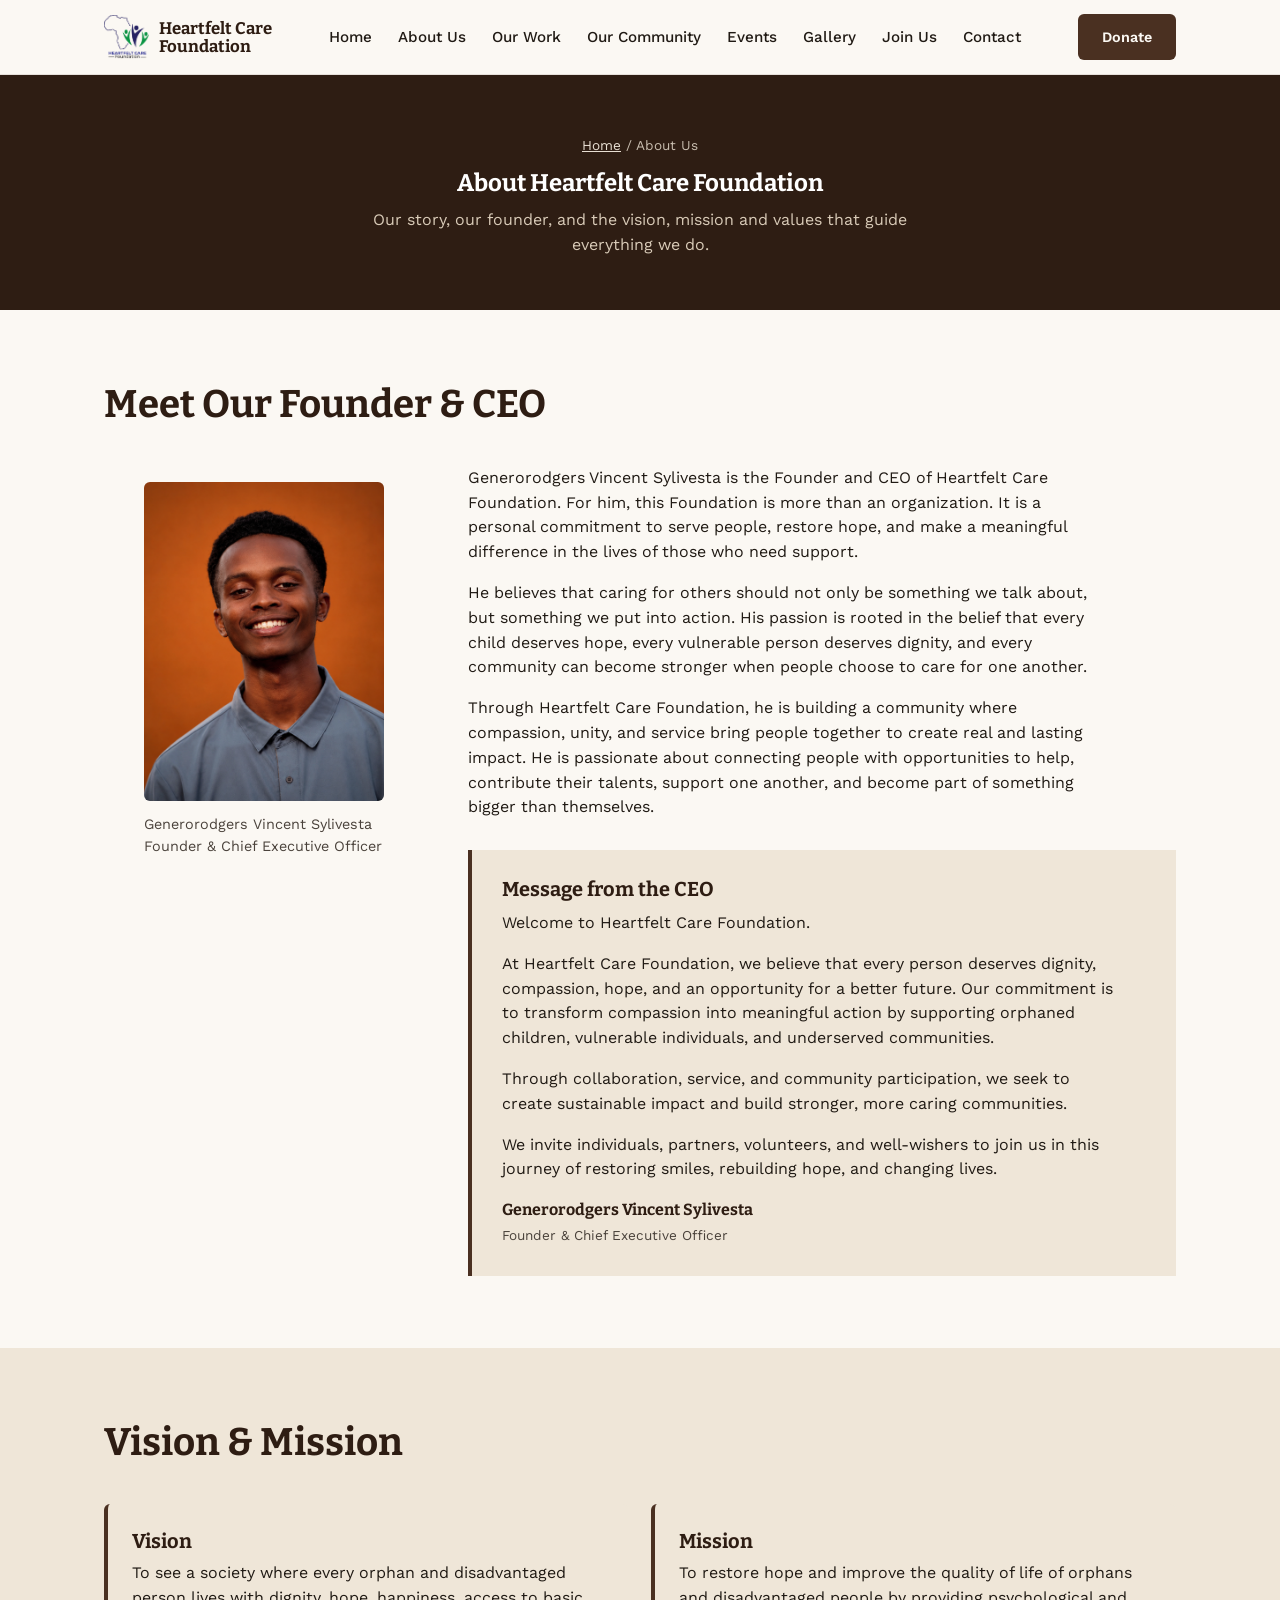
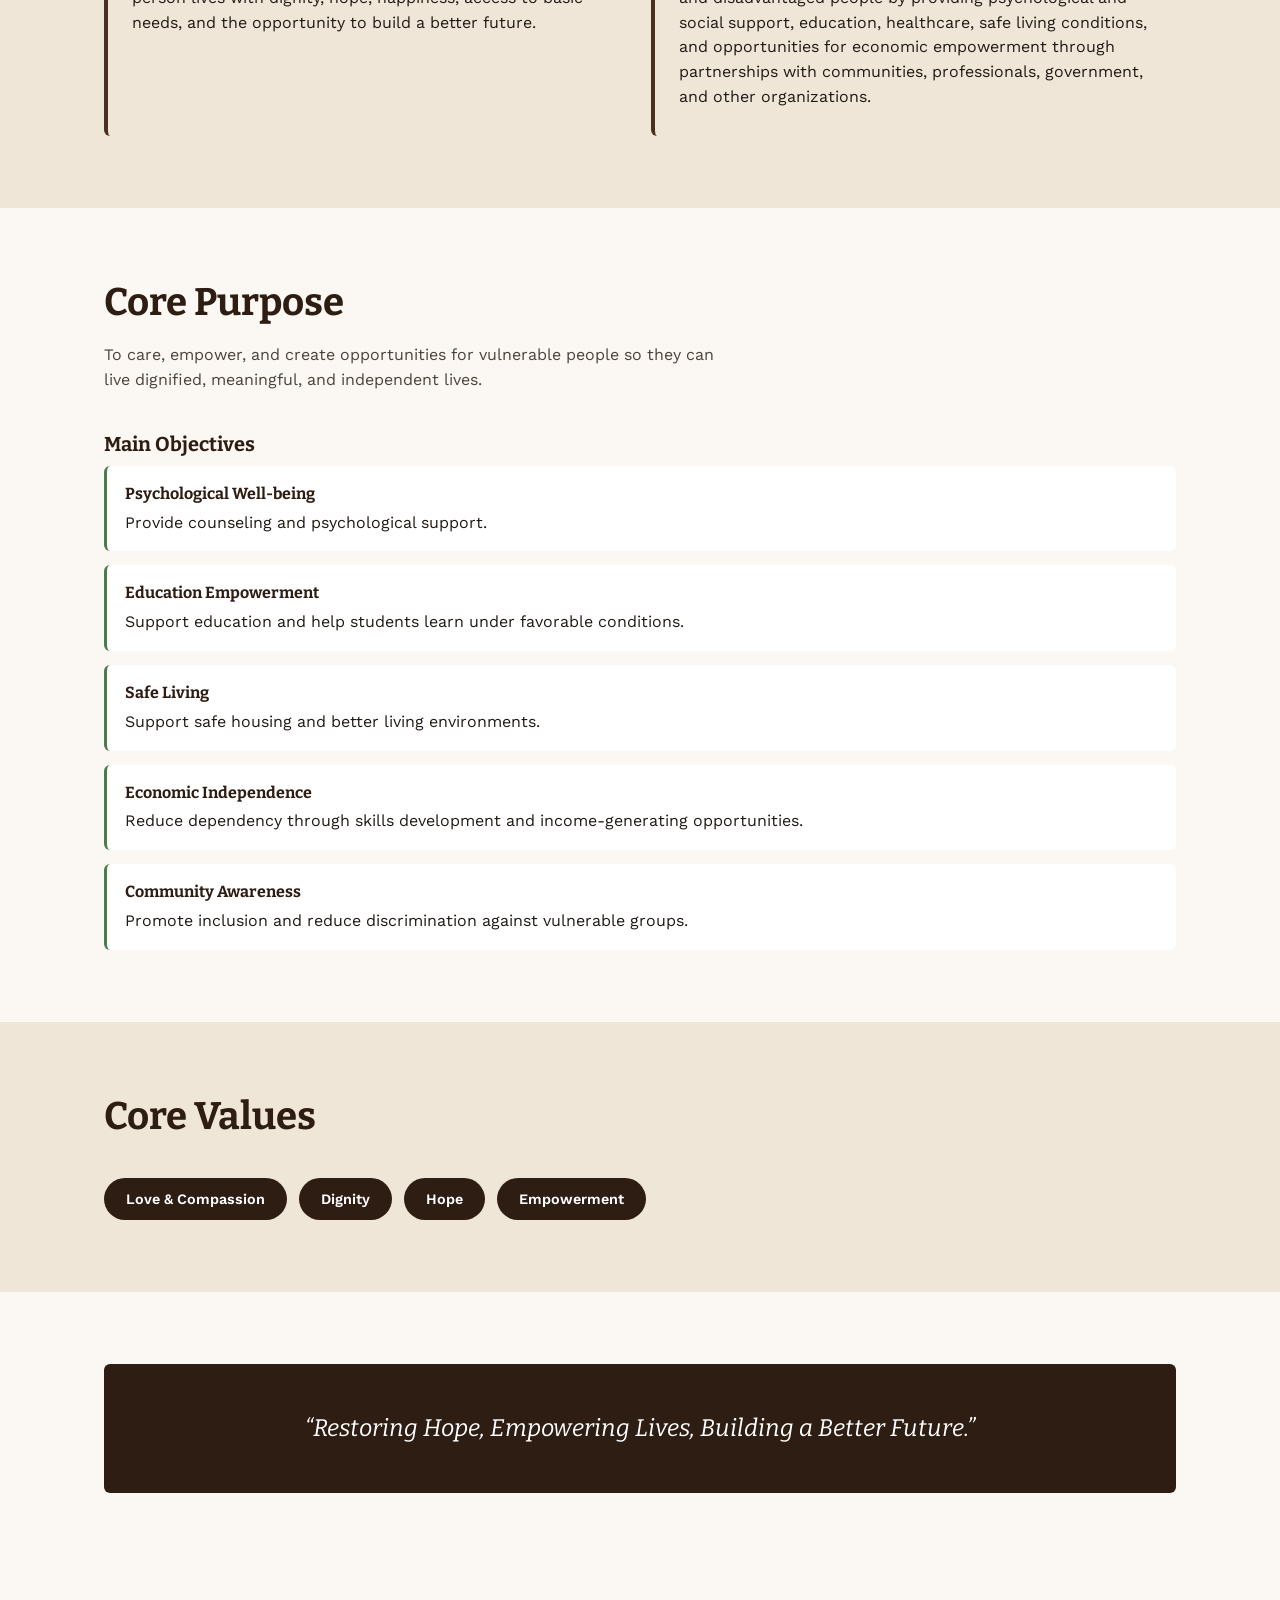
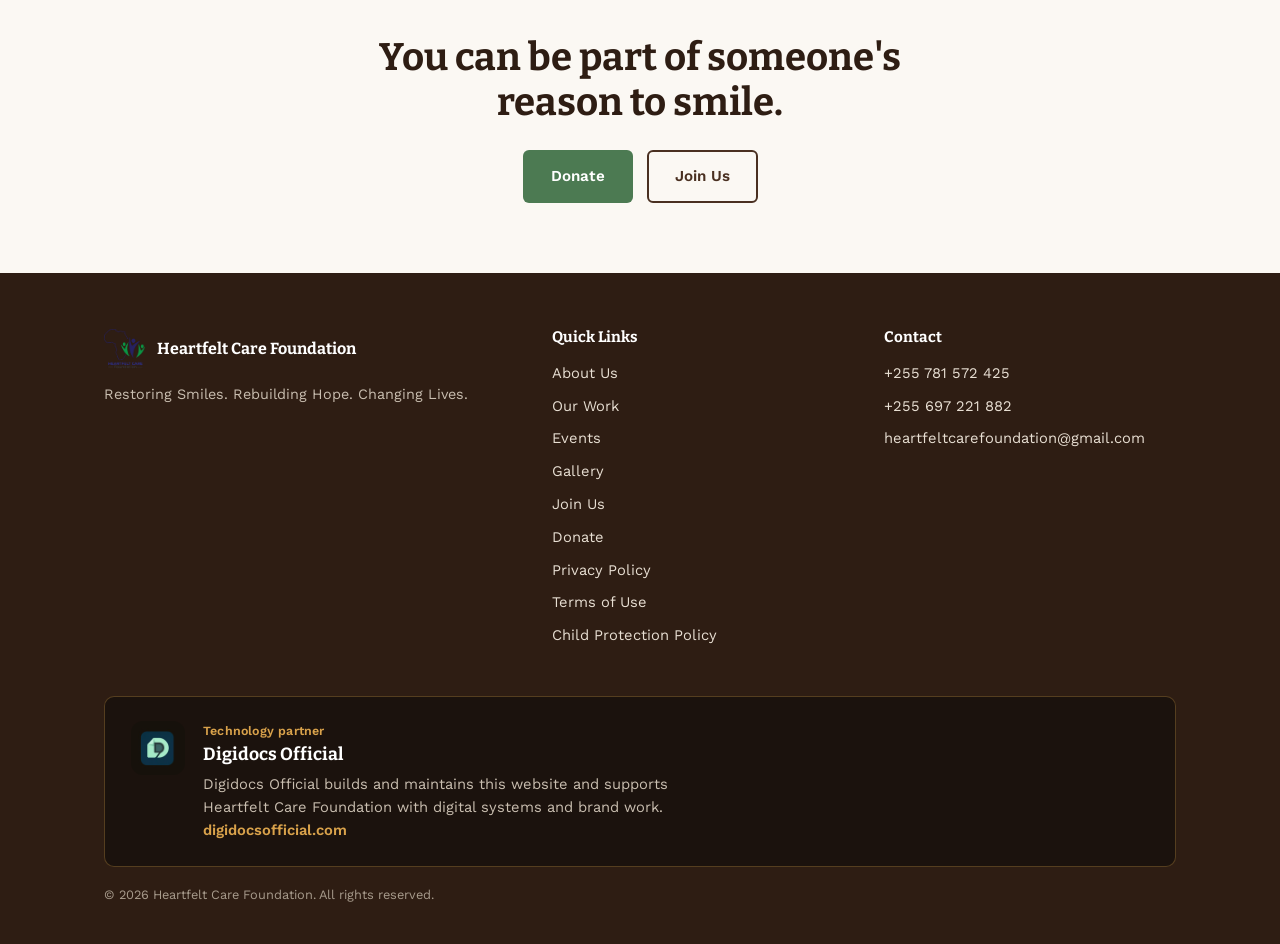
<file: about.html>
<!DOCTYPE html>
<html lang="en">
<head>
<meta charset="UTF-8">
<meta name="viewport" content="width=device-width, initial-scale=1.0">

<title>About Us | Heartfelt Care Foundation</title>
<meta name="description" content="Meet the founder of Heartfelt Care Foundation and learn our vision, mission, core purpose, objectives and values.">
<link rel="canonical" href="https://www.heartfeltcarefoundation.org/about.html">

<link rel="icon" type="image/x-icon" href="favicon.ico">
<link rel="icon" type="image/png" sizes="32x32" href="favicon-32x32.png">
<link rel="icon" type="image/png" sizes="16x16" href="favicon-16x16.png">
<link rel="apple-touch-icon" sizes="180x180" href="apple-touch-icon.png">
<link rel="icon" type="image/png" sizes="192x192" href="android-chrome-192x192.png">
<link rel="icon" type="image/png" sizes="512x512" href="android-chrome-512x512.png">
<link rel="manifest" href="site.webmanifest">
<meta name="theme-color" content="#4A3021">

<meta property="og:type" content="website">
<meta property="og:site_name" content="Heartfelt Care Foundation">
<meta property="og:title" content="About Us | Heartfelt Care Foundation">
<meta property="og:description" content="Meet the founder of Heartfelt Care Foundation and learn our vision, mission, core purpose, objectives and values.">
<meta property="og:image" content="https://www.heartfeltcarefoundation.org/ceo-generorodgers-portrait.png">
<meta property="og:url" content="https://www.heartfeltcarefoundation.org/about.html">
<meta name="twitter:card" content="summary_large_image">

<link rel="stylesheet" href="style.css">

</head>
<body>

<header class="site-header">
  <div class="nav-wrap">
    <a href="index.html" class="brand">
      <img src="heartfelt-care-logo.png" alt="Heartfelt Care Foundation logo">
      <span>Heartfelt Care<br>Foundation</span>
    </a>
    <ul class="nav-links">
      <li><a href="index.html">Home</a></li>
      <li><a href="about.html">About Us</a></li>
      <li><a href="our-work.html">Our Work</a></li>
      <li><a href="our-community.html">Our Community</a></li>
      <li><a href="events.html">Events</a></li>
      <li><a href="gallery.html">Gallery</a></li>
      <li><a href="join.html">Join Us</a></li>
      <li><a href="contact.html">Contact</a></li>
    </ul>
    <div class="nav-actions">
      <a href="donate.html" class="btn btn-donate">Donate</a>
      <button class="menu-toggle" aria-label="Toggle menu"><span></span><span></span><span></span></button>
    </div>
  </div>
</header>

<section class="page-hero">
  <div class="container">
    <p class="crumb"><a href="index.html">Home</a> / About Us</p>
    <h1>About Heartfelt Care Foundation</h1>
    <p>Our story, our founder, and the vision, mission and values that guide everything we do.</p>
  </div>
</section>

<!-- FOUNDER -->
<section class="section" id="founder">
  <div class="container">
    <div class="section-head">
      <h2>Meet Our Founder &amp; CEO</h2>
    </div>
    <div class="founder-grid">
      <figure class="founder-photo">
        <img src="ceo-generorodgers-portrait.png" alt="Generorodgers Vincent Sylivesta, Founder and CEO of Heartfelt Care Foundation">
        <figcaption>Generorodgers Vincent Sylivesta<br>Founder &amp; Chief Executive Officer</figcaption>
      </figure>
      <div>
        <p>Generorodgers Vincent Sylivesta is the Founder and CEO of Heartfelt Care Foundation. For him, this Foundation is more than an organization. It is a personal commitment to serve people, restore hope, and make a meaningful difference in the lives of those who need support.</p>
        <p>He believes that caring for others should not only be something we talk about, but something we put into action. His passion is rooted in the belief that every child deserves hope, every vulnerable person deserves dignity, and every community can become stronger when people choose to care for one another.</p>
        <p>Through Heartfelt Care Foundation, he is building a community where compassion, unity, and service bring people together to create real and lasting impact. He is passionate about connecting people with opportunities to help, contribute their talents, support one another, and become part of something bigger than themselves.</p>

        <div class="ceo-message">
          <h3>Message from the CEO</h3>
          <p>Welcome to Heartfelt Care Foundation.</p>
          <p>At Heartfelt Care Foundation, we believe that every person deserves dignity, compassion, hope, and an opportunity for a better future. Our commitment is to transform compassion into meaningful action by supporting orphaned children, vulnerable individuals, and underserved communities.</p>
          <p>Through collaboration, service, and community participation, we seek to create sustainable impact and build stronger, more caring communities.</p>
          <p>We invite individuals, partners, volunteers, and well-wishers to join us in this journey of restoring smiles, rebuilding hope, and changing lives.</p>
          <p class="signature">Generorodgers Vincent Sylivesta<br><span style="font-family:'Work Sans'; font-weight:400; font-size:0.85rem; color:var(--ink-soft);">Founder &amp; Chief Executive Officer</span></p>
        </div>
      </div>
    </div>
  </div>
</section>

<!-- VISION & MISSION -->
<section class="section section--sand" id="vision-mission">
  <div class="container">
    <div class="section-head">
      <h2>Vision &amp; Mission</h2>
    </div>
    <div class="pillars-grid">
      <div class="pillar-card">
        <h3>Vision</h3>
        <p>To see a society where every orphan and disadvantaged person lives with dignity, hope, happiness, access to basic needs, and the opportunity to build a better future.</p>
      </div>
      <div class="pillar-card">
        <h3>Mission</h3>
        <p>To restore hope and improve the quality of life of orphans and disadvantaged people by providing psychological and social support, education, healthcare, safe living conditions, and opportunities for economic empowerment through partnerships with communities, professionals, government, and other organizations.</p>
      </div>
    </div>
  </div>
</section>

<!-- CORE PURPOSE & OBJECTIVES -->
<section class="section" id="purpose-objectives">
  <div class="container">
    <div class="section-head">
      <h2>Core Purpose</h2>
      <p>To care, empower, and create opportunities for vulnerable people so they can live dignified, meaningful, and independent lives.</p>
    </div>

    <h3 style="margin-top:36px;">Main Objectives</h3>
    <ul class="objectives-list">
      <li><strong>Psychological Well-being</strong>Provide counseling and psychological support.</li>
      <li><strong>Education Empowerment</strong>Support education and help students learn under favorable conditions.</li>
      <li><strong>Safe Living</strong>Support safe housing and better living environments.</li>
      <li><strong>Economic Independence</strong>Reduce dependency through skills development and income-generating opportunities.</li>
      <li><strong>Community Awareness</strong>Promote inclusion and reduce discrimination against vulnerable groups.</li>
    </ul>
  </div>
</section>

<!-- CORE VALUES -->
<section class="section section--sand" id="values">
  <div class="container">
    <div class="section-head">
      <h2>Core Values</h2>
    </div>
    <div class="values-grid">
      <span class="value-chip">Love &amp; Compassion</span>
      <span class="value-chip">Dignity</span>
      <span class="value-chip">Hope</span>
      <span class="value-chip">Empowerment</span>
    </div>
  </div>
</section>

<!-- MOTTO -->
<section class="section" id="motto">
  <div class="container">
    <div class="motto-banner">
      <p>&ldquo;Restoring Hope, Empowering Lives, Building a Better Future.&rdquo;</p>
    </div>
  </div>
</section>

<!-- CTA -->
<section class="cta">
  <div class="container">
    <h2>You can be part of someone's reason to smile.</h2>
    <div class="hero-actions" style="justify-content:center;">
      <a href="donate.html" class="btn btn-primary">Donate</a>
      <a href="join.html" class="btn btn-outline" style="border-color:var(--brown); color:var(--brown);">Join Us</a>
    </div>
  </div>
</section>

<footer class="site-footer">
  <div class="container">
    <div class="footer-grid">
      <div>
        <div class="footer-brand">
          <img src="heartfelt-care-logo.png" alt="Heartfelt Care Foundation logo">
          <span>Heartfelt Care Foundation</span>
        </div>
        <p style="color:#C9BEB0; font-size:0.9rem;">Restoring Smiles. Rebuilding Hope. Changing Lives.</p>
      </div>
      <div>
        <h4>Quick Links</h4>
        <ul>
          <li><a href="about.html">About Us</a></li>
          <li><a href="our-work.html">Our Work</a></li>
          <li><a href="events.html">Events</a></li>
          <li><a href="gallery.html">Gallery</a></li>
          <li><a href="join.html">Join Us</a></li>
          <li><a href="donate.html">Donate</a></li>
          <li><a href="privacy-policy.html">Privacy Policy</a></li>
          <li><a href="terms-of-use.html">Terms of Use</a></li>
          <li><a href="child-protection-policy.html">Child Protection Policy</a></li>
        </ul>
      </div>
      <div>
        <h4>Contact</h4>
        <ul>
          <li><a href="tel:+255781572425">+255 781 572 425</a></li>
          <li><a href="tel:+255697221882">+255 697 221 882</a></li>
          <li><a href="mailto:heartfeltcarefoundation@gmail.com">heartfeltcarefoundation@gmail.com</a></li>
        </ul>
      </div>
    </div>
    <div class="partner-spotlight">
      <span class="icon-box"><img src="digidocs-official-logo.jpg" alt="Digidocs Official logo"></span>
      <div>
        <span class="label">Technology partner</span>
        <h4>Digidocs Official</h4>
        <p>Digidocs Official builds and maintains this website and supports Heartfelt Care Foundation with digital systems and brand work. <a href="https://www.digidocsofficial.com" target="_blank" rel="noopener">digidocsofficial.com</a></p>
      </div>
    </div>
    <p class="copyright">&copy; <span id="year"></span> Heartfelt Care Foundation. All rights reserved.</p>
  </div>
</footer>

<script src="script.js"></script>
</body>
</html>
</file>
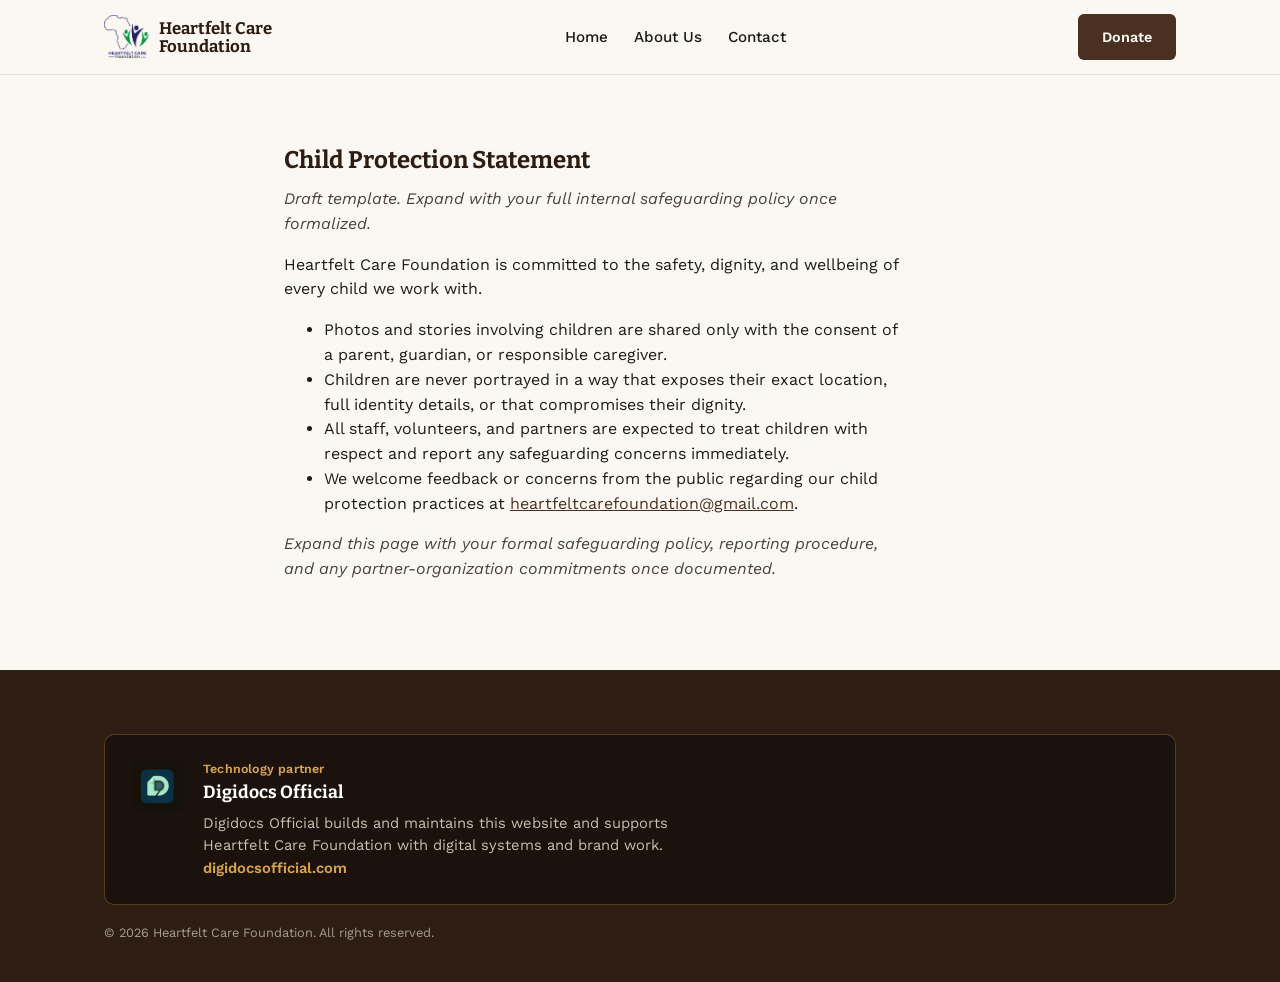
<file: child-protection-policy.html>
<!DOCTYPE html>
<html lang="en">
<head>
<meta charset="UTF-8">
<meta name="viewport" content="width=device-width, initial-scale=1.0">

<title>Child Protection Policy | Heartfelt Care Foundation</title>
<meta name="description" content="Heartfelt Care Foundation's commitment to the safety, dignity and protection of every child we work with.">
<link rel="canonical" href="https://www.heartfeltcarefoundation.org/child-protection-policy.html">

<link rel="icon" type="image/x-icon" href="favicon.ico">
<link rel="icon" type="image/png" sizes="32x32" href="favicon-32x32.png">
<link rel="icon" type="image/png" sizes="16x16" href="favicon-16x16.png">
<link rel="apple-touch-icon" sizes="180x180" href="apple-touch-icon.png">
<link rel="icon" type="image/png" sizes="192x192" href="android-chrome-192x192.png">
<link rel="icon" type="image/png" sizes="512x512" href="android-chrome-512x512.png">
<link rel="manifest" href="site.webmanifest">
<meta name="theme-color" content="#4A3021">

<meta property="og:type" content="website">
<meta property="og:site_name" content="Heartfelt Care Foundation">
<meta property="og:title" content="Child Protection Policy | Heartfelt Care Foundation">
<meta property="og:description" content="Heartfelt Care Foundation's commitment to the safety, dignity and protection of every child we work with.">
<meta property="og:image" content="https://www.heartfeltcarefoundation.org/heartfelt-care-logo.png">
<meta property="og:url" content="https://www.heartfeltcarefoundation.org/child-protection-policy.html">
<meta name="twitter:card" content="summary_large_image">

<link rel="stylesheet" href="style.css">

</head>
<body>

<header class="site-header">
  <div class="nav-wrap">
    <a href="index.html" class="brand">
      <img src="heartfelt-care-logo.png" alt="Heartfelt Care Foundation logo">
      <span>Heartfelt Care<br>Foundation</span>
    </a>
    <ul class="nav-links">
      <li><a href="index.html">Home</a></li>
      <li><a href="about.html">About Us</a></li>
      <li><a href="contact.html">Contact</a></li>
    </ul>
    <div class="nav-actions">
      <a href="donate.html" class="btn btn-donate">Donate</a>
    </div>
  </div>
</header>

<section class="section">
  <div class="container" style="max-width:760px;">
    <h1>Child Protection Statement</h1>
    <p style="color:var(--ink-soft); font-style:italic;">Draft template. Expand with your full internal safeguarding policy once formalized.</p>

    <p>Heartfelt Care Foundation is committed to the safety, dignity, and wellbeing of every child we work with.</p>

    <ul style="max-width:62ch;">
      <li>Photos and stories involving children are shared only with the consent of a parent, guardian, or responsible caregiver.</li>
      <li>Children are never portrayed in a way that exposes their exact location, full identity details, or that compromises their dignity.</li>
      <li>All staff, volunteers, and partners are expected to treat children with respect and report any safeguarding concerns immediately.</li>
      <li>We welcome feedback or concerns from the public regarding our child protection practices at <a href="mailto:heartfeltcarefoundation@gmail.com">heartfeltcarefoundation@gmail.com</a>.</li>
    </ul>

    <p style="color:var(--ink-soft); font-style:italic;">Expand this page with your formal safeguarding policy, reporting procedure, and any partner-organization commitments once documented.</p>
  </div>
</section>

<footer class="site-footer">
  <div class="container">
    <div class="partner-spotlight">
      <span class="icon-box"><img src="digidocs-official-logo.jpg" alt="Digidocs Official logo"></span>
      <div>
        <span class="label">Technology partner</span>
        <h4>Digidocs Official</h4>
        <p>Digidocs Official builds and maintains this website and supports Heartfelt Care Foundation with digital systems and brand work. <a href="https://www.digidocsofficial.com" target="_blank" rel="noopener">digidocsofficial.com</a></p>
      </div>
    </div>
    <p class="copyright">&copy; <span id="year"></span> Heartfelt Care Foundation. All rights reserved.</p>
  </div>
</footer>

<script src="script.js"></script>
</body>
</html>
</file>
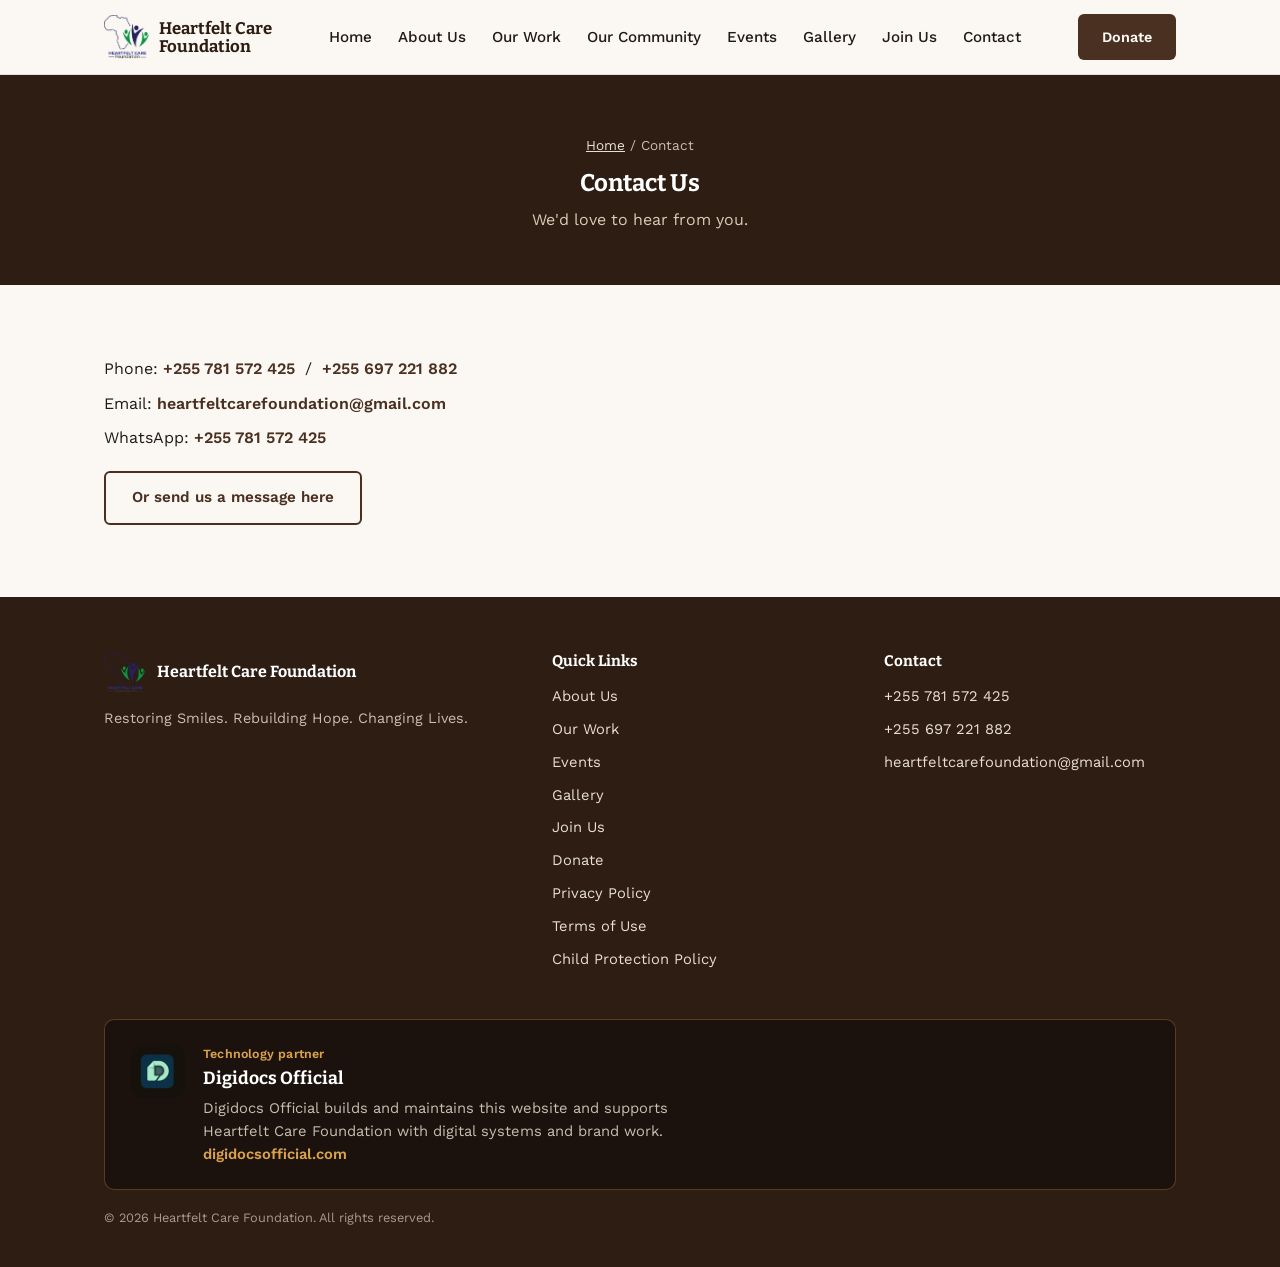
<file: contact.html>
<!DOCTYPE html>
<html lang="en">
<head>
<meta charset="UTF-8">
<meta name="viewport" content="width=device-width, initial-scale=1.0">

<title>Contact | Heartfelt Care Foundation</title>
<meta name="description" content="Get in touch with Heartfelt Care Foundation by phone, email or WhatsApp.">
<link rel="canonical" href="https://www.heartfeltcarefoundation.org/contact.html">

<link rel="icon" type="image/x-icon" href="favicon.ico">
<link rel="icon" type="image/png" sizes="32x32" href="favicon-32x32.png">
<link rel="icon" type="image/png" sizes="16x16" href="favicon-16x16.png">
<link rel="apple-touch-icon" sizes="180x180" href="apple-touch-icon.png">
<link rel="icon" type="image/png" sizes="192x192" href="android-chrome-192x192.png">
<link rel="icon" type="image/png" sizes="512x512" href="android-chrome-512x512.png">
<link rel="manifest" href="site.webmanifest">
<meta name="theme-color" content="#4A3021">

<meta property="og:type" content="website">
<meta property="og:site_name" content="Heartfelt Care Foundation">
<meta property="og:title" content="Contact | Heartfelt Care Foundation">
<meta property="og:description" content="Get in touch with Heartfelt Care Foundation by phone, email or WhatsApp.">
<meta property="og:image" content="https://www.heartfeltcarefoundation.org/gallery-01.jpg">
<meta property="og:url" content="https://www.heartfeltcarefoundation.org/contact.html">
<meta name="twitter:card" content="summary_large_image">

<link rel="stylesheet" href="style.css">

</head>
<body>

<header class="site-header">
  <div class="nav-wrap">
    <a href="index.html" class="brand">
      <img src="heartfelt-care-logo.png" alt="Heartfelt Care Foundation logo">
      <span>Heartfelt Care<br>Foundation</span>
    </a>
    <ul class="nav-links">
      <li><a href="index.html">Home</a></li>
      <li><a href="about.html">About Us</a></li>
      <li><a href="our-work.html">Our Work</a></li>
      <li><a href="our-community.html">Our Community</a></li>
      <li><a href="events.html">Events</a></li>
      <li><a href="gallery.html">Gallery</a></li>
      <li><a href="join.html">Join Us</a></li>
      <li><a href="contact.html">Contact</a></li>
    </ul>
    <div class="nav-actions">
      <a href="donate.html" class="btn btn-donate">Donate</a>
      <button class="menu-toggle" aria-label="Toggle menu"><span></span><span></span><span></span></button>
    </div>
  </div>
</header>

<section class="page-hero">
  <div class="container">
    <p class="crumb"><a href="index.html">Home</a> / Contact</p>
    <h1>Contact Us</h1>
    <p>We'd love to hear from you.</p>
  </div>
</section>

<section class="section">
  <div class="container">
    <ul class="contact-list">
      <li>Phone: <a href="tel:+255781572425">+255 781 572 425</a> &nbsp;/&nbsp; <a href="tel:+255697221882">+255 697 221 882</a></li>
      <li>Email: <a href="mailto:heartfeltcarefoundation@gmail.com">heartfeltcarefoundation@gmail.com</a></li>
      <li>WhatsApp: <a href="https://wa.me/255781572425" target="_blank" rel="noopener">+255 781 572 425</a></li>
    </ul>
    <a href="join.html" class="btn btn-outline" style="color:var(--brown); border-color:var(--brown);">Or send us a message here</a>
  </div>
</section>

<footer class="site-footer">
  <div class="container">
    <div class="footer-grid">
      <div>
        <div class="footer-brand">
          <img src="heartfelt-care-logo.png" alt="Heartfelt Care Foundation logo">
          <span>Heartfelt Care Foundation</span>
        </div>
        <p style="color:#C9BEB0; font-size:0.9rem;">Restoring Smiles. Rebuilding Hope. Changing Lives.</p>
      </div>
      <div>
        <h4>Quick Links</h4>
        <ul>
          <li><a href="about.html">About Us</a></li>
          <li><a href="our-work.html">Our Work</a></li>
          <li><a href="events.html">Events</a></li>
          <li><a href="gallery.html">Gallery</a></li>
          <li><a href="join.html">Join Us</a></li>
          <li><a href="donate.html">Donate</a></li>
          <li><a href="privacy-policy.html">Privacy Policy</a></li>
          <li><a href="terms-of-use.html">Terms of Use</a></li>
          <li><a href="child-protection-policy.html">Child Protection Policy</a></li>
        </ul>
      </div>
      <div>
        <h4>Contact</h4>
        <ul>
          <li><a href="tel:+255781572425">+255 781 572 425</a></li>
          <li><a href="tel:+255697221882">+255 697 221 882</a></li>
          <li><a href="mailto:heartfeltcarefoundation@gmail.com">heartfeltcarefoundation@gmail.com</a></li>
        </ul>
      </div>
    </div>
    <div class="partner-spotlight">
      <span class="icon-box"><img src="digidocs-official-logo.jpg" alt="Digidocs Official logo"></span>
      <div>
        <span class="label">Technology partner</span>
        <h4>Digidocs Official</h4>
        <p>Digidocs Official builds and maintains this website and supports Heartfelt Care Foundation with digital systems and brand work. <a href="https://www.digidocsofficial.com" target="_blank" rel="noopener">digidocsofficial.com</a></p>
      </div>
    </div>
    <p class="copyright">&copy; <span id="year"></span> Heartfelt Care Foundation. All rights reserved.</p>
  </div>
</footer>

<script src="script.js"></script>
</body>
</html>
</file>
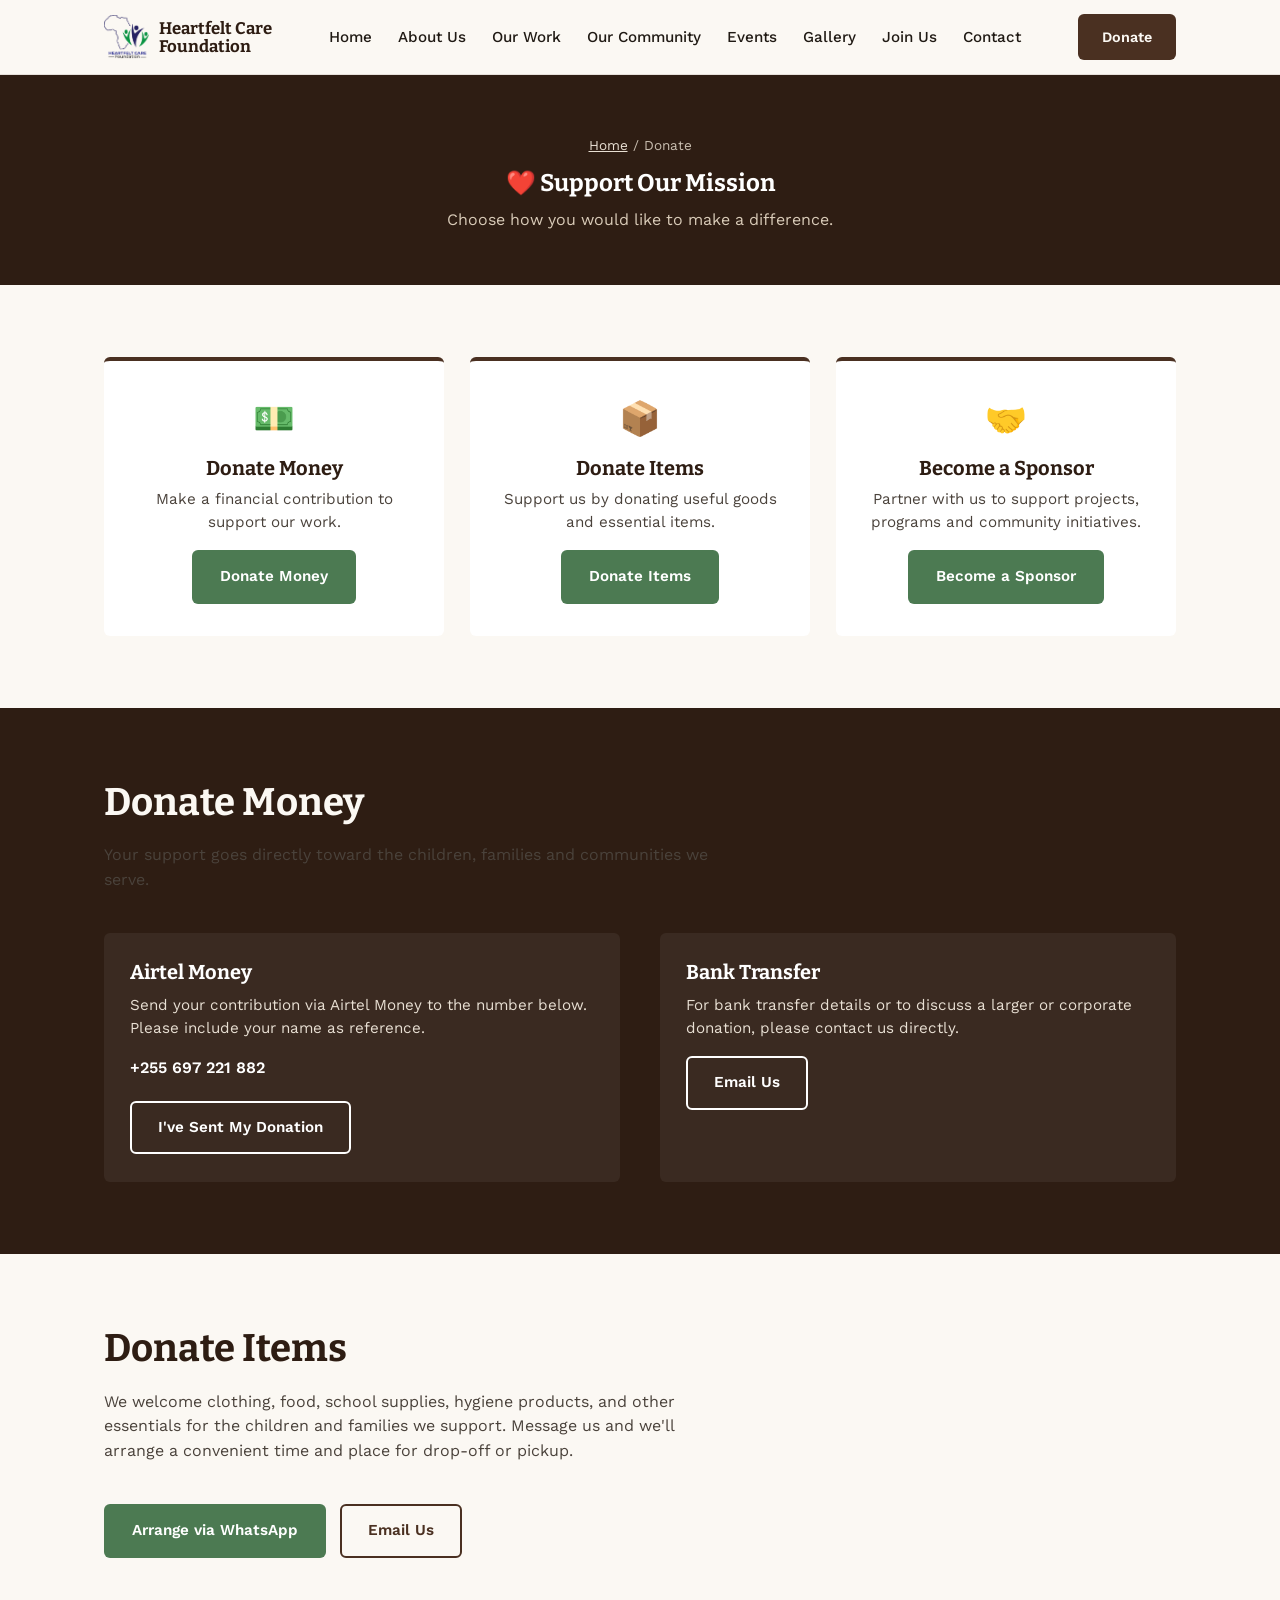
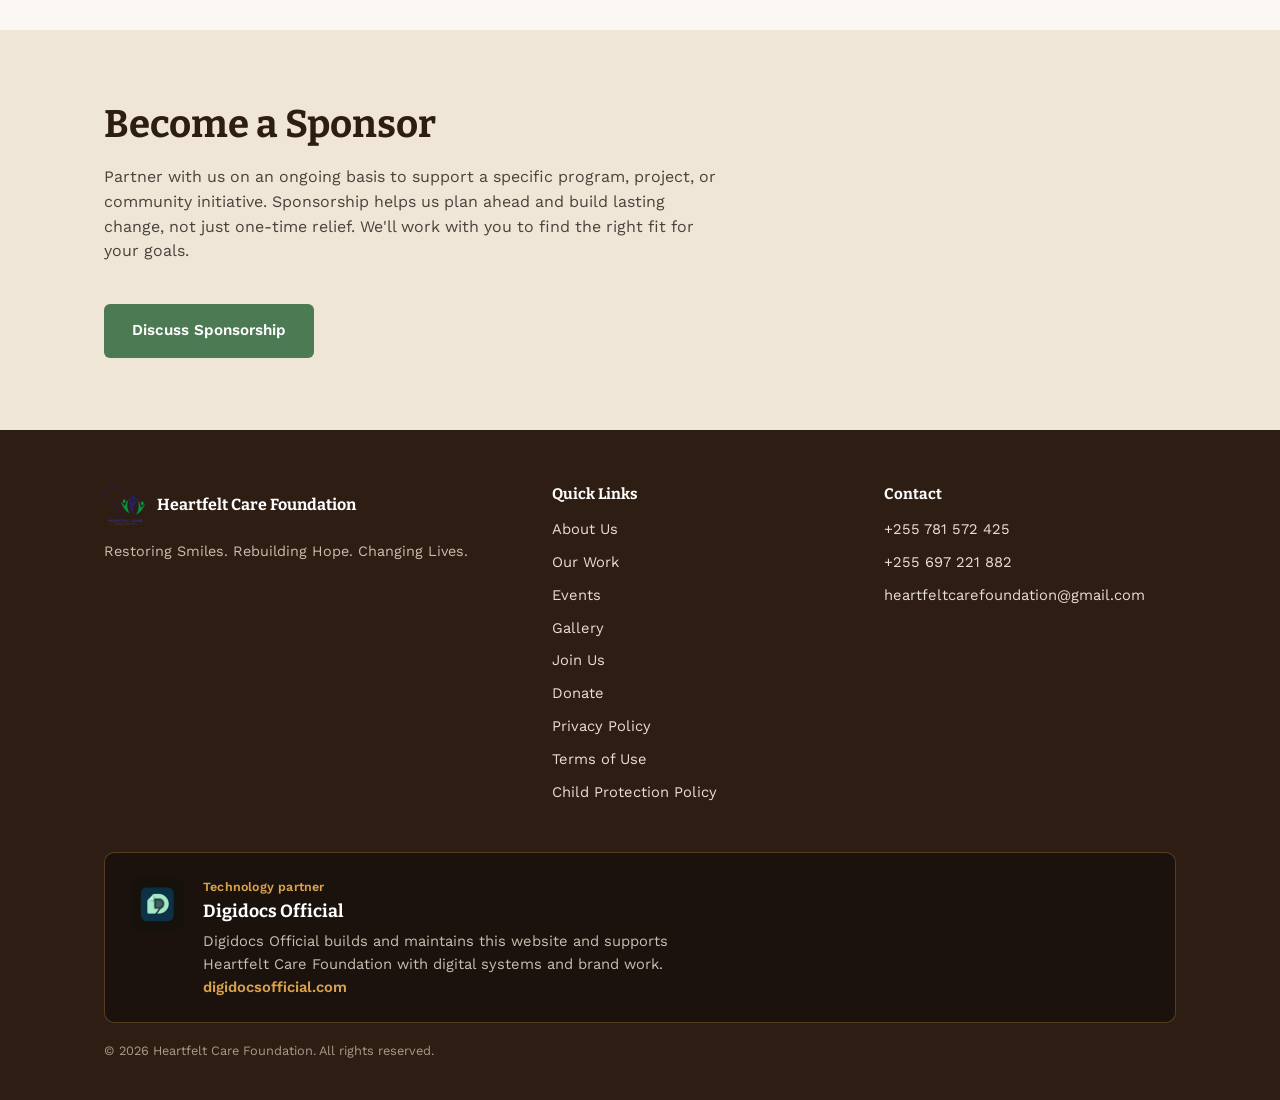
<file: donate.html>
<!DOCTYPE html>
<html lang="en">
<head>
<meta charset="UTF-8">
<meta name="viewport" content="width=device-width, initial-scale=1.0">

<title>Donate | Heartfelt Care Foundation</title>
<meta name="description" content="Support Heartfelt Care Foundation by donating money, items, or becoming a sponsor for our programs in Tanzania.">
<link rel="canonical" href="https://www.heartfeltcarefoundation.org/donate.html">

<link rel="icon" type="image/x-icon" href="favicon.ico">
<link rel="icon" type="image/png" sizes="32x32" href="favicon-32x32.png">
<link rel="icon" type="image/png" sizes="16x16" href="favicon-16x16.png">
<link rel="apple-touch-icon" sizes="180x180" href="apple-touch-icon.png">
<link rel="icon" type="image/png" sizes="192x192" href="android-chrome-192x192.png">
<link rel="icon" type="image/png" sizes="512x512" href="android-chrome-512x512.png">
<link rel="manifest" href="site.webmanifest">
<meta name="theme-color" content="#4A3021">

<meta property="og:type" content="website">
<meta property="og:site_name" content="Heartfelt Care Foundation">
<meta property="og:title" content="Donate | Heartfelt Care Foundation">
<meta property="og:description" content="Support Heartfelt Care Foundation by donating money, items, or becoming a sponsor for our programs in Tanzania.">
<meta property="og:image" content="https://www.heartfeltcarefoundation.org/gallery-01.jpg">
<meta property="og:url" content="https://www.heartfeltcarefoundation.org/donate.html">
<meta name="twitter:card" content="summary_large_image">

<link rel="stylesheet" href="style.css">

</head>
<body>

<header class="site-header">
  <div class="nav-wrap">
    <a href="index.html" class="brand">
      <img src="heartfelt-care-logo.png" alt="Heartfelt Care Foundation logo">
      <span>Heartfelt Care<br>Foundation</span>
    </a>
    <ul class="nav-links">
      <li><a href="index.html">Home</a></li>
      <li><a href="about.html">About Us</a></li>
      <li><a href="our-work.html">Our Work</a></li>
      <li><a href="our-community.html">Our Community</a></li>
      <li><a href="events.html">Events</a></li>
      <li><a href="gallery.html">Gallery</a></li>
      <li><a href="join.html">Join Us</a></li>
      <li><a href="contact.html">Contact</a></li>
    </ul>
    <div class="nav-actions">
      <a href="donate.html" class="btn btn-donate">Donate</a>
      <button class="menu-toggle" aria-label="Toggle menu"><span></span><span></span><span></span></button>
    </div>
  </div>
</header>

<section class="page-hero">
  <div class="container">
    <p class="crumb"><a href="index.html">Home</a> / Donate</p>
    <h1>❤️ Support Our Mission</h1>
    <p>Choose how you would like to make a difference.</p>
  </div>
</section>

<!-- THREE WAYS TO GIVE -->
<section class="section">
  <div class="container">
    <div class="donate-grid">
      <div class="donate-card">
        <div class="icon">💵</div>
        <h3>Donate Money</h3>
        <p>Make a financial contribution to support our work.</p>
        <a href="#give-money" class="btn btn-primary">Donate Money</a>
      </div>
      <div class="donate-card">
        <div class="icon">📦</div>
        <h3>Donate Items</h3>
        <p>Support us by donating useful goods and essential items.</p>
        <a href="#give-items" class="btn btn-primary">Donate Items</a>
      </div>
      <div class="donate-card">
        <div class="icon">🤝</div>
        <h3>Become a Sponsor</h3>
        <p>Partner with us to support projects, programs and community initiatives.</p>
        <a href="#sponsor" class="btn btn-primary">Become a Sponsor</a>
      </div>
    </div>
  </div>
</section>

<!-- DONATE MONEY DETAIL -->
<section class="section section--brown give-detail" id="give-money">
  <div class="container">
    <div class="section-head">
      <h2>Donate Money</h2>
      <p>Your support goes directly toward the children, families and communities we serve.</p>
    </div>
    <div class="join-grid">
      <div class="panel" style="background:rgba(255,255,255,0.06); color:#fff;">
        <h3 style="color:#fff;">Airtel Money</h3>
        <p style="color:#E8DFD3;">Send your contribution via Airtel Money to the number below. Please include your name as reference.</p>
        <ul class="contact-list">
          <li><a href="tel:+255697221882" style="color:#fff;">+255 697 221 882</a></li>
        </ul>
        <a href="thank-you.html" class="btn btn-outline" style="color:#fff;">I've Sent My Donation</a>
      </div>
      <div class="panel" style="background:rgba(255,255,255,0.06); color:#fff;">
        <h3 style="color:#fff;">Bank Transfer</h3>
        <p style="color:#E8DFD3;">For bank transfer details or to discuss a larger or corporate donation, please contact us directly.</p>
        <a href="mailto:heartfeltcarefoundation@gmail.com" class="btn btn-outline" style="color:#fff;">Email Us</a>
      </div>
    </div>
  </div>
</section>

<!-- DONATE ITEMS DETAIL -->
<section class="section give-detail" id="give-items">
  <div class="container">
    <div class="section-head">
      <h2>Donate Items</h2>
      <p>We welcome clothing, food, school supplies, hygiene products, and other essentials for the children and families we support. Message us and we'll arrange a convenient time and place for drop-off or pickup.</p>
    </div>
    <div class="hero-actions">
      <a href="https://wa.me/255781572425?text=Hi%2C%20I%27d%20like%20to%20donate%20some%20items%20to%20Heartfelt%20Care%20Foundation." target="_blank" rel="noopener" class="btn btn-primary">Arrange via WhatsApp</a>
      <a href="mailto:heartfeltcarefoundation@gmail.com?subject=Item%20Donation" class="btn btn-outline" style="color:var(--brown); border-color:var(--brown);">Email Us</a>
    </div>
  </div>
</section>

<!-- SPONSOR DETAIL -->
<section class="section section--sand give-detail" id="sponsor">
  <div class="container">
    <div class="section-head">
      <h2>Become a Sponsor</h2>
      <p>Partner with us on an ongoing basis to support a specific program, project, or community initiative. Sponsorship helps us plan ahead and build lasting change, not just one-time relief. We'll work with you to find the right fit for your goals.</p>
    </div>
    <div class="hero-actions">
      <a href="mailto:heartfeltcarefoundation@gmail.com?subject=Sponsorship%20Inquiry" class="btn btn-primary">Discuss Sponsorship</a>
    </div>
  </div>
</section>

<footer class="site-footer">
  <div class="container">
    <div class="footer-grid">
      <div>
        <div class="footer-brand">
          <img src="heartfelt-care-logo.png" alt="Heartfelt Care Foundation logo">
          <span>Heartfelt Care Foundation</span>
        </div>
        <p style="color:#C9BEB0; font-size:0.9rem;">Restoring Smiles. Rebuilding Hope. Changing Lives.</p>
      </div>
      <div>
        <h4>Quick Links</h4>
        <ul>
          <li><a href="about.html">About Us</a></li>
          <li><a href="our-work.html">Our Work</a></li>
          <li><a href="events.html">Events</a></li>
          <li><a href="gallery.html">Gallery</a></li>
          <li><a href="join.html">Join Us</a></li>
          <li><a href="donate.html">Donate</a></li>
          <li><a href="privacy-policy.html">Privacy Policy</a></li>
          <li><a href="terms-of-use.html">Terms of Use</a></li>
          <li><a href="child-protection-policy.html">Child Protection Policy</a></li>
        </ul>
      </div>
      <div>
        <h4>Contact</h4>
        <ul>
          <li><a href="tel:+255781572425">+255 781 572 425</a></li>
          <li><a href="tel:+255697221882">+255 697 221 882</a></li>
          <li><a href="mailto:heartfeltcarefoundation@gmail.com">heartfeltcarefoundation@gmail.com</a></li>
        </ul>
      </div>
    </div>
    <div class="partner-spotlight">
      <span class="icon-box"><img src="digidocs-official-logo.jpg" alt="Digidocs Official logo"></span>
      <div>
        <span class="label">Technology partner</span>
        <h4>Digidocs Official</h4>
        <p>Digidocs Official builds and maintains this website and supports Heartfelt Care Foundation with digital systems and brand work. <a href="https://www.digidocsofficial.com" target="_blank" rel="noopener">digidocsofficial.com</a></p>
      </div>
    </div>
    <p class="copyright">&copy; <span id="year"></span> Heartfelt Care Foundation. All rights reserved.</p>
  </div>
</footer>

<script src="script.js"></script>
</body>
</html>
</file>
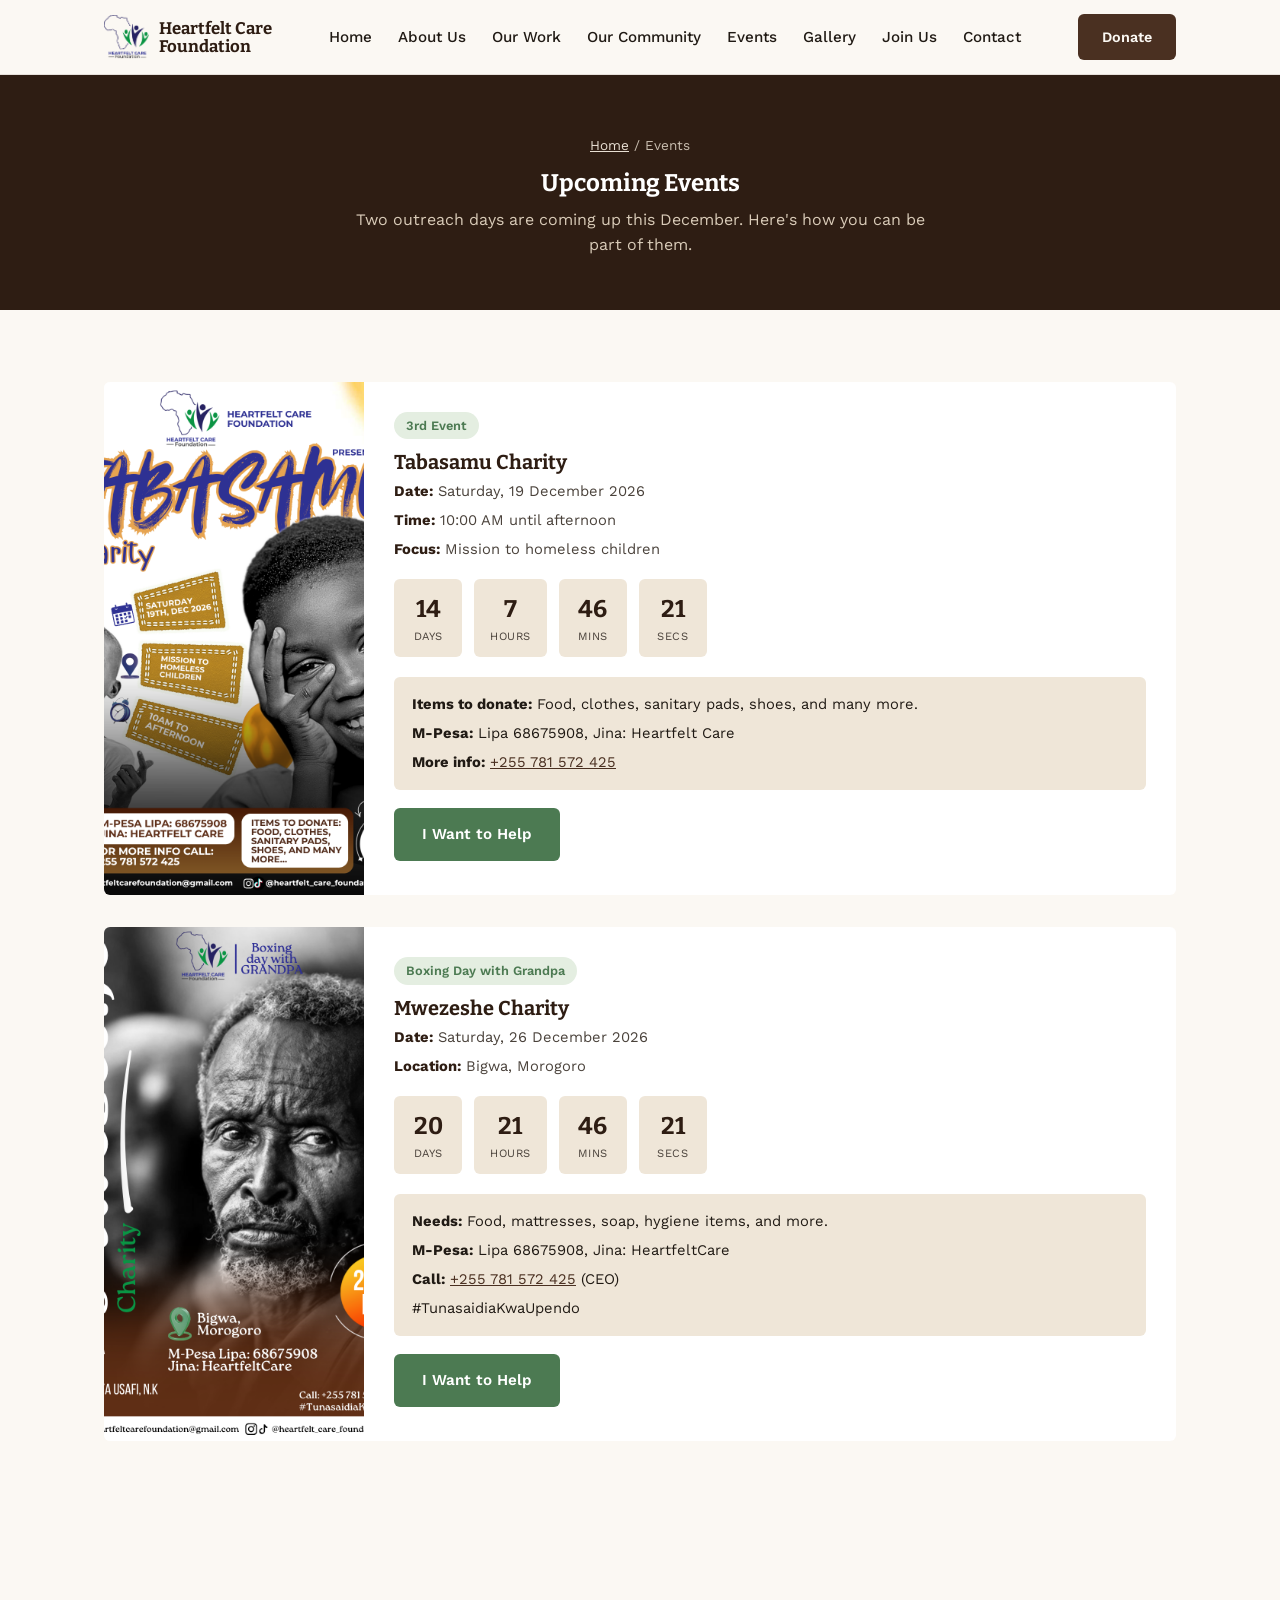
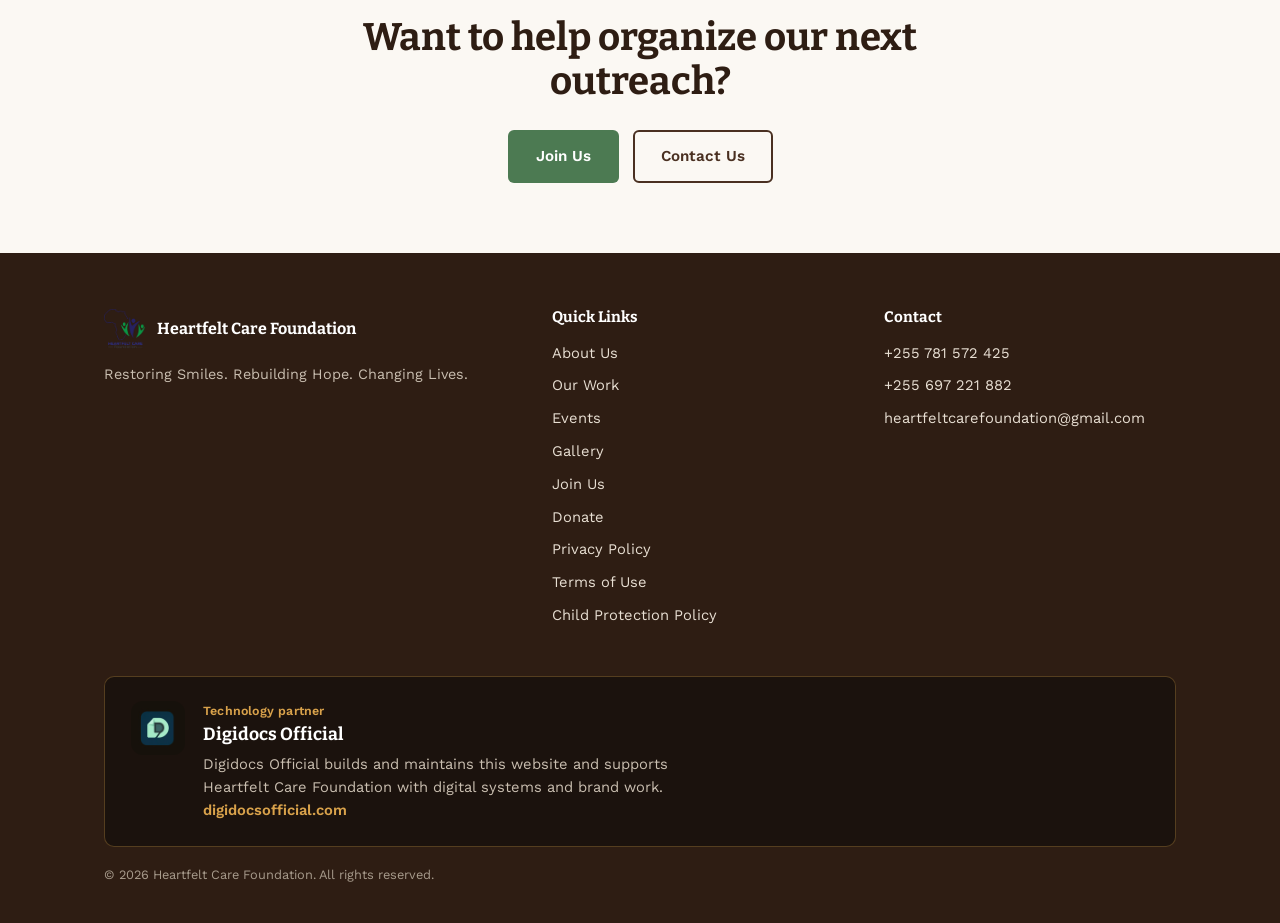
<file: events.html>
<!DOCTYPE html>
<html lang="en">
<head>
<meta charset="UTF-8">
<meta name="viewport" content="width=device-width, initial-scale=1.0">

<title>Events | Heartfelt Care Foundation</title>
<meta name="description" content="Upcoming outreach events from Heartfelt Care Foundation, including Tabasamu Charity and Mwezeshe Charity.">
<link rel="canonical" href="https://www.heartfeltcarefoundation.org/events.html">

<link rel="icon" type="image/x-icon" href="favicon.ico">
<link rel="icon" type="image/png" sizes="32x32" href="favicon-32x32.png">
<link rel="icon" type="image/png" sizes="16x16" href="favicon-16x16.png">
<link rel="apple-touch-icon" sizes="180x180" href="apple-touch-icon.png">
<link rel="icon" type="image/png" sizes="192x192" href="android-chrome-192x192.png">
<link rel="icon" type="image/png" sizes="512x512" href="android-chrome-512x512.png">
<link rel="manifest" href="site.webmanifest">
<meta name="theme-color" content="#4A3021">

<meta property="og:type" content="website">
<meta property="og:site_name" content="Heartfelt Care Foundation">
<meta property="og:title" content="Events | Heartfelt Care Foundation">
<meta property="og:description" content="Upcoming outreach events from Heartfelt Care Foundation, including Tabasamu Charity and Mwezeshe Charity.">
<meta property="og:image" content="https://www.heartfeltcarefoundation.org/tabasamu-charity.png">
<meta property="og:url" content="https://www.heartfeltcarefoundation.org/events.html">
<meta name="twitter:card" content="summary_large_image">

<link rel="stylesheet" href="style.css">

</head>
<body>

<header class="site-header">
  <div class="nav-wrap">
    <a href="index.html" class="brand">
      <img src="heartfelt-care-logo.png" alt="Heartfelt Care Foundation logo">
      <span>Heartfelt Care<br>Foundation</span>
    </a>
    <ul class="nav-links">
      <li><a href="index.html">Home</a></li>
      <li><a href="about.html">About Us</a></li>
      <li><a href="our-work.html">Our Work</a></li>
      <li><a href="our-community.html">Our Community</a></li>
      <li><a href="events.html">Events</a></li>
      <li><a href="gallery.html">Gallery</a></li>
      <li><a href="join.html">Join Us</a></li>
      <li><a href="contact.html">Contact</a></li>
    </ul>
    <div class="nav-actions">
      <a href="donate.html" class="btn btn-donate">Donate</a>
      <button class="menu-toggle" aria-label="Toggle menu"><span></span><span></span><span></span></button>
    </div>
  </div>
</header>

<section class="page-hero">
  <div class="container">
    <p class="crumb"><a href="index.html">Home</a> / Events</p>
    <h1>Upcoming Events</h1>
    <p>Two outreach days are coming up this December. Here's how you can be part of them.</p>
  </div>
</section>

<section class="section">
  <div class="container">

    <!-- TABASAMU CHARITY -->
    <div class="event-card-full">
      <img src="tabasamu-charity.png" alt="Tabasamu Charity event flyer, 19th December 2026">
      <div class="event-card-body">
        <span class="event-tag">3rd Event</span>
        <h3>Tabasamu Charity</h3>
        <ul class="event-meta">
          <li><strong>Date:</strong> Saturday, 19 December 2026</li>
          <li><strong>Time:</strong> 10:00 AM until afternoon</li>
          <li><strong>Focus:</strong> Mission to homeless children</li>
        </ul>

        <div class="countdown" data-event-date="2026-12-19T10:00:00+03:00">
          <div class="cd-unit"><span class="cd-num cd-days">0</span><span class="cd-label">Days</span></div>
          <div class="cd-unit"><span class="cd-num cd-hours">0</span><span class="cd-label">Hours</span></div>
          <div class="cd-unit"><span class="cd-num cd-mins">0</span><span class="cd-label">Mins</span></div>
          <div class="cd-unit"><span class="cd-num cd-secs">0</span><span class="cd-label">Secs</span></div>
        </div>

        <div class="event-give">
          <p><strong>Items to donate:</strong> Food, clothes, sanitary pads, shoes, and many more.</p>
          <p><strong>M-Pesa:</strong> Lipa 68675908, Jina: Heartfelt Care</p>
          <p><strong>More info:</strong> <a href="tel:+255781572425">+255 781 572 425</a></p>
        </div>

        <a href="https://wa.me/255781572425?text=Hi%2C%20I%27d%20like%20to%20support%20the%20Tabasamu%20Charity%20event%20on%2019th%20Dec." target="_blank" rel="noopener" class="btn btn-primary">I Want to Help</a>
      </div>
    </div>

    <!-- MWEZESHE CHARITY -->
    <div class="event-card-full">
      <img src="mwezeshe-charity.png" alt="Mwezeshe Charity event flyer, Boxing Day with Grandpa, 26th December">
      <div class="event-card-body">
        <span class="event-tag">Boxing Day with Grandpa</span>
        <h3>Mwezeshe Charity</h3>
        <ul class="event-meta">
          <li><strong>Date:</strong> Saturday, 26 December 2026</li>
          <li><strong>Location:</strong> Bigwa, Morogoro</li>
        </ul>

        <div class="countdown" data-event-date="2026-12-26T00:00:00+03:00">
          <div class="cd-unit"><span class="cd-num cd-days">0</span><span class="cd-label">Days</span></div>
          <div class="cd-unit"><span class="cd-num cd-hours">0</span><span class="cd-label">Hours</span></div>
          <div class="cd-unit"><span class="cd-num cd-mins">0</span><span class="cd-label">Mins</span></div>
          <div class="cd-unit"><span class="cd-num cd-secs">0</span><span class="cd-label">Secs</span></div>
        </div>

        <div class="event-give">
          <p><strong>Needs:</strong> Food, mattresses, soap, hygiene items, and more.</p>
          <p><strong>M-Pesa:</strong> Lipa 68675908, Jina: HeartfeltCare</p>
          <p><strong>Call:</strong> <a href="tel:+255781572425">+255 781 572 425</a> (CEO)</p>
          <p>#TunasaidiaKwaUpendo</p>
        </div>

        <a href="https://wa.me/255781572425?text=Hi%2C%20I%27d%20like%20to%20support%20the%20Mwezeshe%20Charity%20event%20on%2026th%20Dec." target="_blank" rel="noopener" class="btn btn-primary">I Want to Help</a>
      </div>
    </div>

  </div>
</section>

<section class="cta">
  <div class="container">
    <h2>Want to help organize our next outreach?</h2>
    <div class="hero-actions" style="justify-content:center;">
      <a href="join.html" class="btn btn-primary">Join Us</a>
      <a href="contact.html" class="btn btn-outline" style="border-color:var(--brown); color:var(--brown);">Contact Us</a>
    </div>
  </div>
</section>

<footer class="site-footer">
  <div class="container">
    <div class="footer-grid">
      <div>
        <div class="footer-brand">
          <img src="heartfelt-care-logo.png" alt="Heartfelt Care Foundation logo">
          <span>Heartfelt Care Foundation</span>
        </div>
        <p style="color:#C9BEB0; font-size:0.9rem;">Restoring Smiles. Rebuilding Hope. Changing Lives.</p>
      </div>
      <div>
        <h4>Quick Links</h4>
        <ul>
          <li><a href="about.html">About Us</a></li>
          <li><a href="our-work.html">Our Work</a></li>
          <li><a href="events.html">Events</a></li>
          <li><a href="gallery.html">Gallery</a></li>
          <li><a href="join.html">Join Us</a></li>
          <li><a href="donate.html">Donate</a></li>
          <li><a href="privacy-policy.html">Privacy Policy</a></li>
          <li><a href="terms-of-use.html">Terms of Use</a></li>
          <li><a href="child-protection-policy.html">Child Protection Policy</a></li>
        </ul>
      </div>
      <div>
        <h4>Contact</h4>
        <ul>
          <li><a href="tel:+255781572425">+255 781 572 425</a></li>
          <li><a href="tel:+255697221882">+255 697 221 882</a></li>
          <li><a href="mailto:heartfeltcarefoundation@gmail.com">heartfeltcarefoundation@gmail.com</a></li>
        </ul>
      </div>
    </div>

    <div class="partner-spotlight">
      <span class="icon-box"><img src="digidocs-official-logo.jpg" alt="Digidocs Official logo"></span>
      <div>
        <span class="label">Technology partner</span>
        <h4>Digidocs Official</h4>
        <p>Digidocs Official builds and maintains this website and supports Heartfelt Care Foundation with digital systems and brand work. <a href="https://www.digidocsofficial.com" target="_blank" rel="noopener">digidocsofficial.com</a></p>
      </div>
    </div>
    <p class="copyright">&copy; <span id="year"></span> Heartfelt Care Foundation. All rights reserved.</p>
  </div>
</footer>

<script src="script.js"></script>
</body>
</html>
</file>
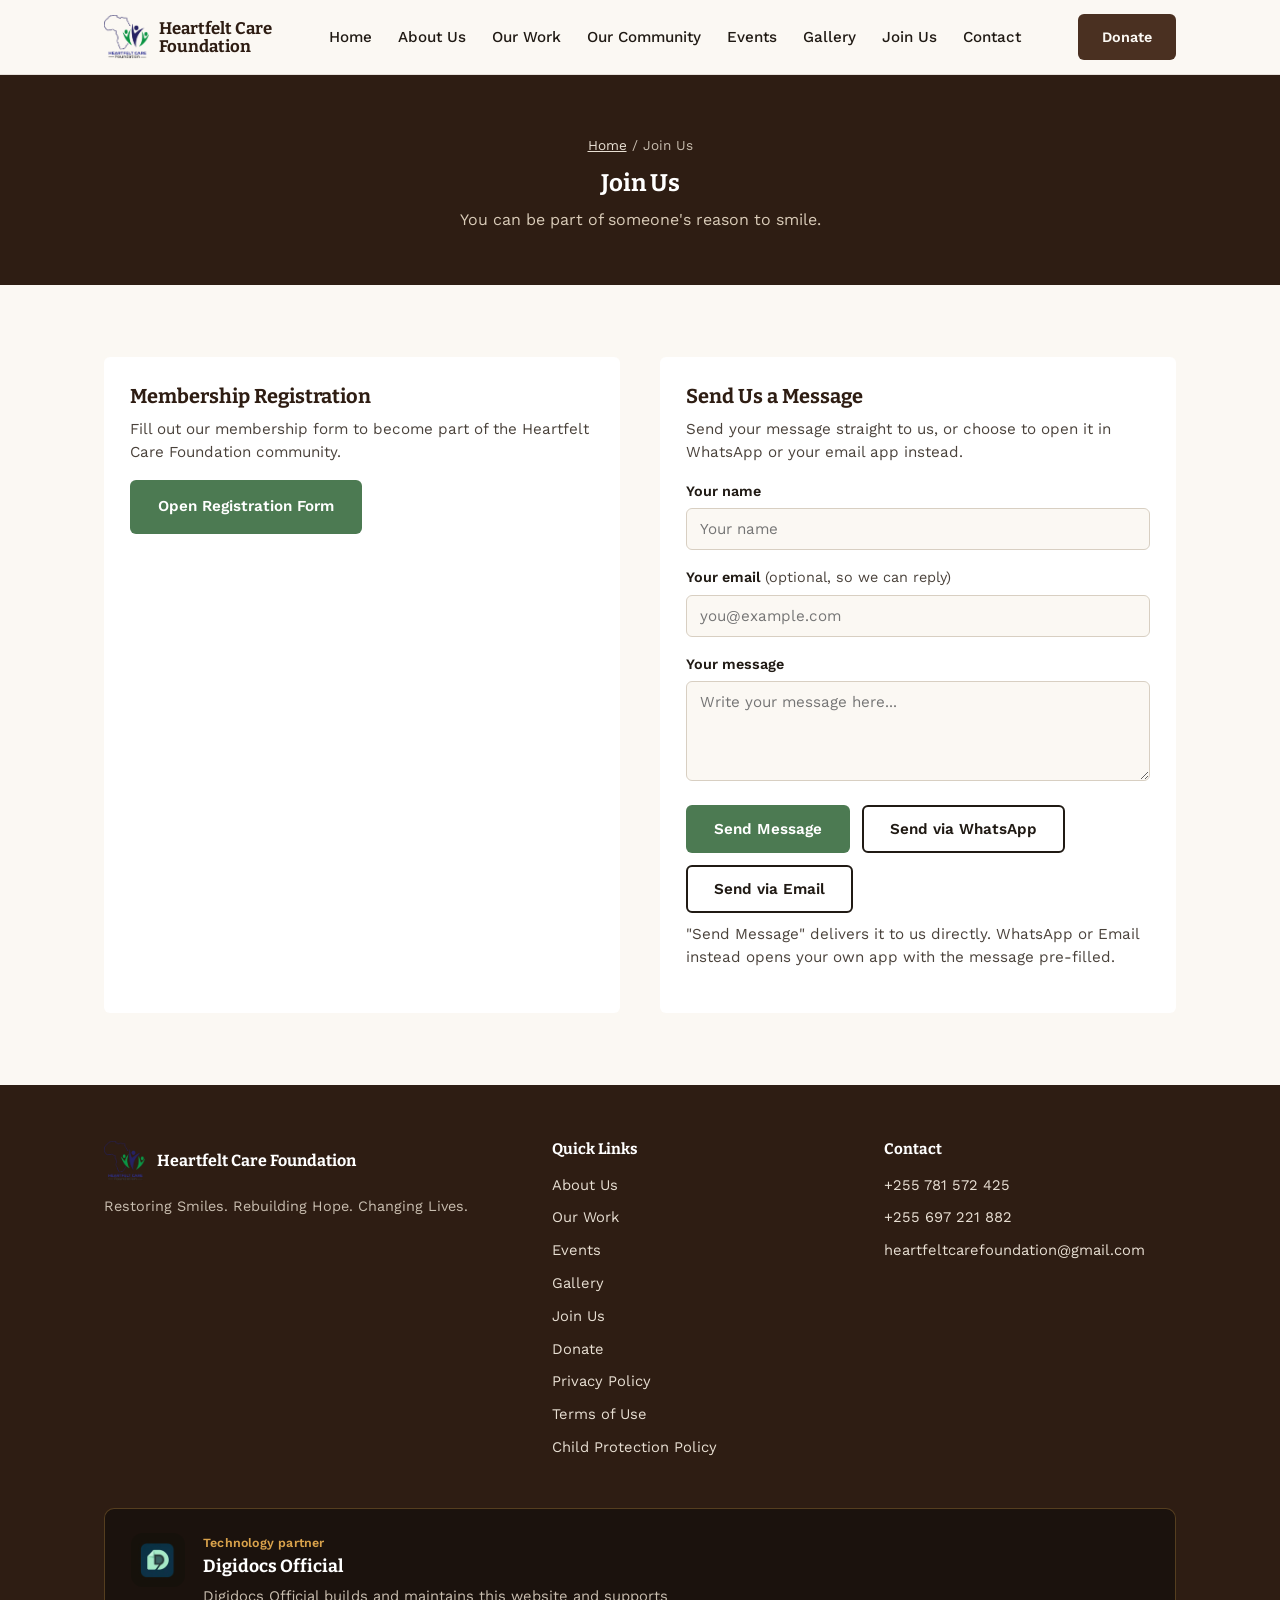
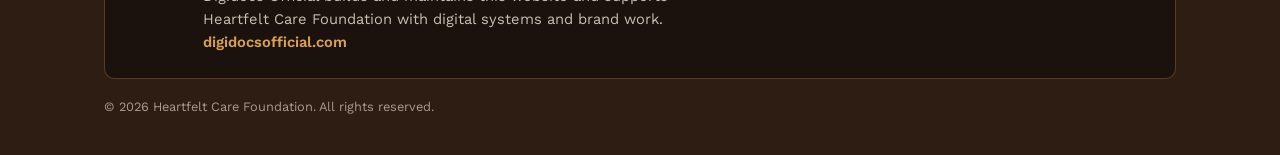
<file: join.html>
<!DOCTYPE html>
<html lang="en">
<head>
<meta charset="UTF-8">
<meta name="viewport" content="width=device-width, initial-scale=1.0">

<title>Join Us | Heartfelt Care Foundation</title>
<meta name="description" content="Become a member or volunteer with Heartfelt Care Foundation, or send us a message.">
<link rel="canonical" href="https://www.heartfeltcarefoundation.org/join.html">

<link rel="icon" type="image/x-icon" href="favicon.ico">
<link rel="icon" type="image/png" sizes="32x32" href="favicon-32x32.png">
<link rel="icon" type="image/png" sizes="16x16" href="favicon-16x16.png">
<link rel="apple-touch-icon" sizes="180x180" href="apple-touch-icon.png">
<link rel="icon" type="image/png" sizes="192x192" href="android-chrome-192x192.png">
<link rel="icon" type="image/png" sizes="512x512" href="android-chrome-512x512.png">
<link rel="manifest" href="site.webmanifest">
<meta name="theme-color" content="#4A3021">

<meta property="og:type" content="website">
<meta property="og:site_name" content="Heartfelt Care Foundation">
<meta property="og:title" content="Join Us | Heartfelt Care Foundation">
<meta property="og:description" content="Become a member or volunteer with Heartfelt Care Foundation, or send us a message.">
<meta property="og:image" content="https://www.heartfeltcarefoundation.org/gallery-05.jpg">
<meta property="og:url" content="https://www.heartfeltcarefoundation.org/join.html">
<meta name="twitter:card" content="summary_large_image">

<link rel="stylesheet" href="style.css">

</head>
<body>

<header class="site-header">
  <div class="nav-wrap">
    <a href="index.html" class="brand">
      <img src="heartfelt-care-logo.png" alt="Heartfelt Care Foundation logo">
      <span>Heartfelt Care<br>Foundation</span>
    </a>
    <ul class="nav-links">
      <li><a href="index.html">Home</a></li>
      <li><a href="about.html">About Us</a></li>
      <li><a href="our-work.html">Our Work</a></li>
      <li><a href="our-community.html">Our Community</a></li>
      <li><a href="events.html">Events</a></li>
      <li><a href="gallery.html">Gallery</a></li>
      <li><a href="join.html">Join Us</a></li>
      <li><a href="contact.html">Contact</a></li>
    </ul>
    <div class="nav-actions">
      <a href="donate.html" class="btn btn-donate">Donate</a>
      <button class="menu-toggle" aria-label="Toggle menu"><span></span><span></span><span></span></button>
    </div>
  </div>
</header>

<section class="page-hero">
  <div class="container">
    <p class="crumb"><a href="index.html">Home</a> / Join Us</p>
    <h1>Join Us</h1>
    <p>You can be part of someone's reason to smile.</p>
  </div>
</section>

<section class="section">
  <div class="container">
    <div class="join-grid">
      <div class="panel">
        <h3>Membership Registration</h3>
        <p>Fill out our membership form to become part of the Heartfelt Care Foundation community.</p>
        <a href="https://forms.gle/aqVxZvb8D91rCLJs5" target="_blank" rel="noopener" class="btn btn-primary">Open Registration Form</a>
      </div>
      <div class="panel">
        <h3>Send Us a Message</h3>
        <p>Send your message straight to us, or choose to open it in WhatsApp or your email app instead.</p>
        <form id="message-form" name="contact" method="POST" data-netlify="true" netlify-honeypot="bot-field" action="message-sent.html">
          <input type="hidden" name="form-name" value="contact">
          <p class="hidden-field" aria-hidden="true">
            <label>Don't fill this out if you're human: <input name="bot-field" tabindex="-1" autocomplete="off"></label>
          </p>

          <div class="field">
            <label for="msg-name">Your name</label>
            <input type="text" id="msg-name" name="name" placeholder="Your name" required>
          </div>
          <div class="field">
            <label for="msg-email">Your email <span style="font-weight:400; color:var(--ink-soft);">(optional, so we can reply)</span></label>
            <input type="email" id="msg-email" name="email" placeholder="you@example.com">
          </div>
          <div class="field">
            <label for="msg-text">Your message</label>
            <textarea id="msg-text" name="message" placeholder="Write your message here..." required></textarea>
          </div>
          <div class="channel-actions">
            <button type="submit" class="btn btn-primary">Send Message</button>
            <button type="button" id="send-whatsapp" class="btn btn-outline">Send via WhatsApp</button>
            <button type="button" id="send-email" class="btn btn-outline">Send via Email</button>
          </div>
          <p class="form-note">"Send Message" delivers it to us directly. WhatsApp or Email instead opens your own app with the message pre-filled.</p>
        </form>
      </div>
    </div>
  </div>
</section>

<footer class="site-footer">
  <div class="container">
    <div class="footer-grid">
      <div>
        <div class="footer-brand">
          <img src="heartfelt-care-logo.png" alt="Heartfelt Care Foundation logo">
          <span>Heartfelt Care Foundation</span>
        </div>
        <p style="color:#C9BEB0; font-size:0.9rem;">Restoring Smiles. Rebuilding Hope. Changing Lives.</p>
      </div>
      <div>
        <h4>Quick Links</h4>
        <ul>
          <li><a href="about.html">About Us</a></li>
          <li><a href="our-work.html">Our Work</a></li>
          <li><a href="events.html">Events</a></li>
          <li><a href="gallery.html">Gallery</a></li>
          <li><a href="join.html">Join Us</a></li>
          <li><a href="donate.html">Donate</a></li>
          <li><a href="privacy-policy.html">Privacy Policy</a></li>
          <li><a href="terms-of-use.html">Terms of Use</a></li>
          <li><a href="child-protection-policy.html">Child Protection Policy</a></li>
        </ul>
      </div>
      <div>
        <h4>Contact</h4>
        <ul>
          <li><a href="tel:+255781572425">+255 781 572 425</a></li>
          <li><a href="tel:+255697221882">+255 697 221 882</a></li>
          <li><a href="mailto:heartfeltcarefoundation@gmail.com">heartfeltcarefoundation@gmail.com</a></li>
        </ul>
      </div>
    </div>
    <div class="partner-spotlight">
      <span class="icon-box"><img src="digidocs-official-logo.jpg" alt="Digidocs Official logo"></span>
      <div>
        <span class="label">Technology partner</span>
        <h4>Digidocs Official</h4>
        <p>Digidocs Official builds and maintains this website and supports Heartfelt Care Foundation with digital systems and brand work. <a href="https://www.digidocsofficial.com" target="_blank" rel="noopener">digidocsofficial.com</a></p>
      </div>
    </div>
    <p class="copyright">&copy; <span id="year"></span> Heartfelt Care Foundation. All rights reserved.</p>
  </div>
</footer>

<script src="script.js"></script>
</body>
</html>
</file>
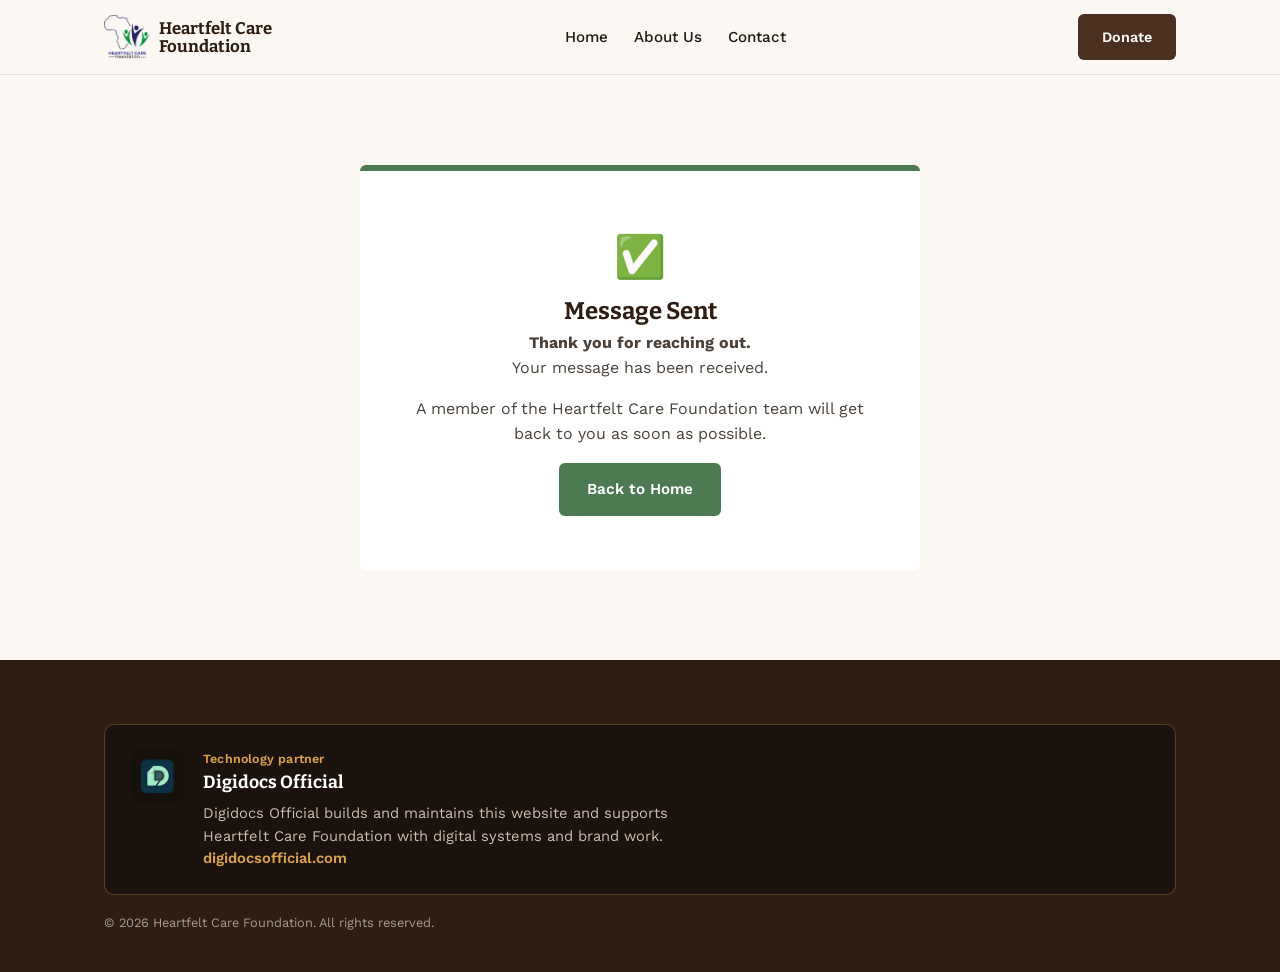
<file: message-sent.html>
<!DOCTYPE html>
<html lang="en">
<head>
<meta charset="UTF-8">
<meta name="viewport" content="width=device-width, initial-scale=1.0">

<title>Message Sent | Heartfelt Care Foundation</title>
<meta name="description" content="Thank you for messaging Heartfelt Care Foundation.">
<meta name="robots" content="noindex, nofollow">
<link rel="canonical" href="https://www.heartfeltcarefoundation.org/message-sent.html">

<link rel="icon" type="image/x-icon" href="favicon.ico">
<link rel="icon" type="image/png" sizes="32x32" href="favicon-32x32.png">
<link rel="icon" type="image/png" sizes="16x16" href="favicon-16x16.png">
<link rel="apple-touch-icon" sizes="180x180" href="apple-touch-icon.png">
<link rel="icon" type="image/png" sizes="192x192" href="android-chrome-192x192.png">
<link rel="icon" type="image/png" sizes="512x512" href="android-chrome-512x512.png">
<link rel="manifest" href="site.webmanifest">
<meta name="theme-color" content="#4A3021">

<meta property="og:type" content="website">
<meta property="og:site_name" content="Heartfelt Care Foundation">
<meta property="og:title" content="Message Sent | Heartfelt Care Foundation">
<meta property="og:description" content="Thank you for messaging Heartfelt Care Foundation.">
<meta property="og:image" content="https://www.heartfeltcarefoundation.org/gallery-01.jpg">
<meta property="og:url" content="https://www.heartfeltcarefoundation.org/message-sent.html">
<meta name="twitter:card" content="summary_large_image">

<link rel="stylesheet" href="style.css">
</head>
<body>

<header class="site-header">
  <div class="nav-wrap">
    <a href="index.html" class="brand">
      <img src="heartfelt-care-logo.png" alt="Heartfelt Care Foundation logo">
      <span>Heartfelt Care<br>Foundation</span>
    </a>
    <ul class="nav-links">
      <li><a href="index.html">Home</a></li>
      <li><a href="about.html">About Us</a></li>
      <li><a href="contact.html">Contact</a></li>
    </ul>
    <div class="nav-actions">
      <a href="donate.html" class="btn btn-donate">Donate</a>
    </div>
  </div>
</header>

<section class="thankyou-wrap">
  <div class="container">
    <div class="thankyou-box">
      <div class="heart">✅</div>
      <h1>Message Sent</h1>
      <p><strong>Thank you for reaching out.</strong><br>Your message has been received.</p>
      <p>A member of the Heartfelt Care Foundation team will get back to you as soon as possible.</p>
      <a href="index.html" class="btn btn-primary">Back to Home</a>
    </div>
  </div>
</section>

<footer class="site-footer">
  <div class="container">
    <div class="partner-spotlight">
      <span class="icon-box"><img src="digidocs-official-logo.jpg" alt="Digidocs Official logo"></span>
      <div>
        <span class="label">Technology partner</span>
        <h4>Digidocs Official</h4>
        <p>Digidocs Official builds and maintains this website and supports Heartfelt Care Foundation with digital systems and brand work. <a href="https://www.digidocsofficial.com" target="_blank" rel="noopener">digidocsofficial.com</a></p>
      </div>
    </div>
    <p class="copyright">&copy; <span id="year"></span> Heartfelt Care Foundation. All rights reserved.</p>
  </div>
</footer>

<script src="script.js"></script>
</body>
</html>
</file>
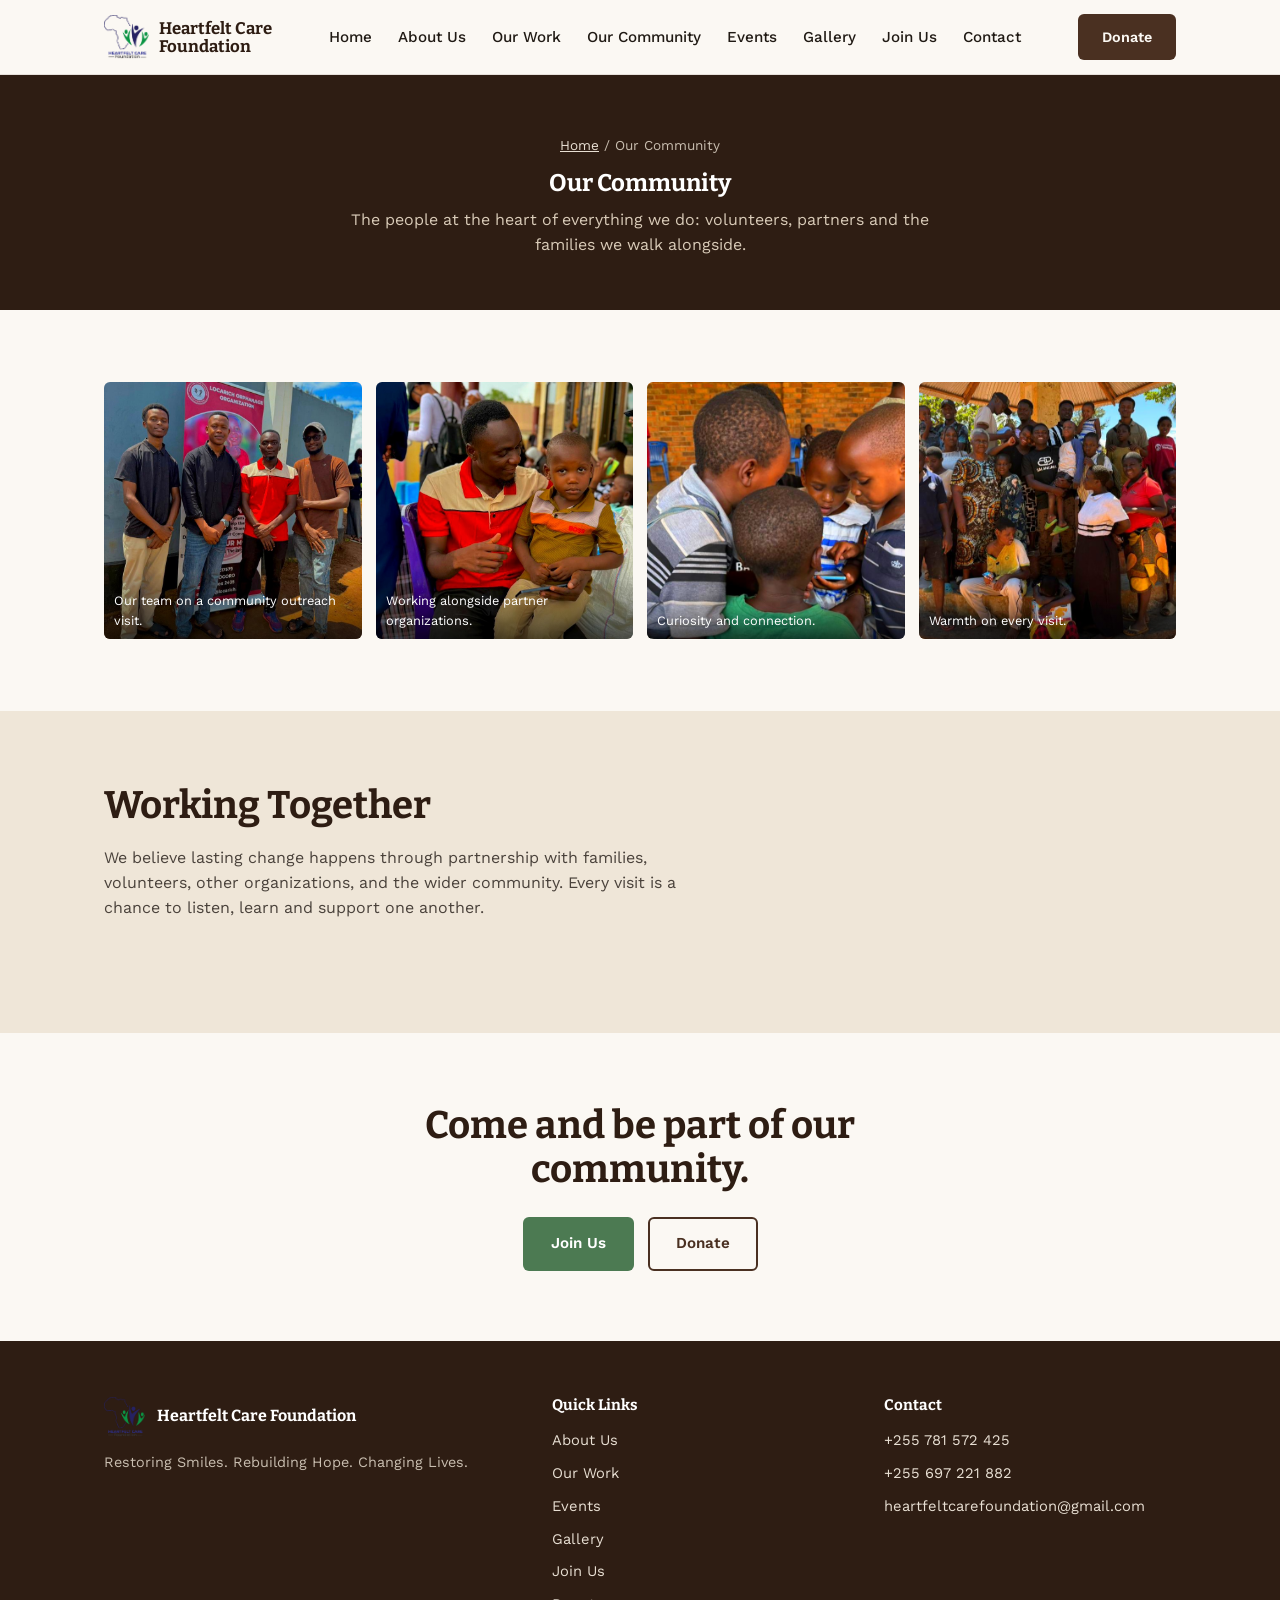
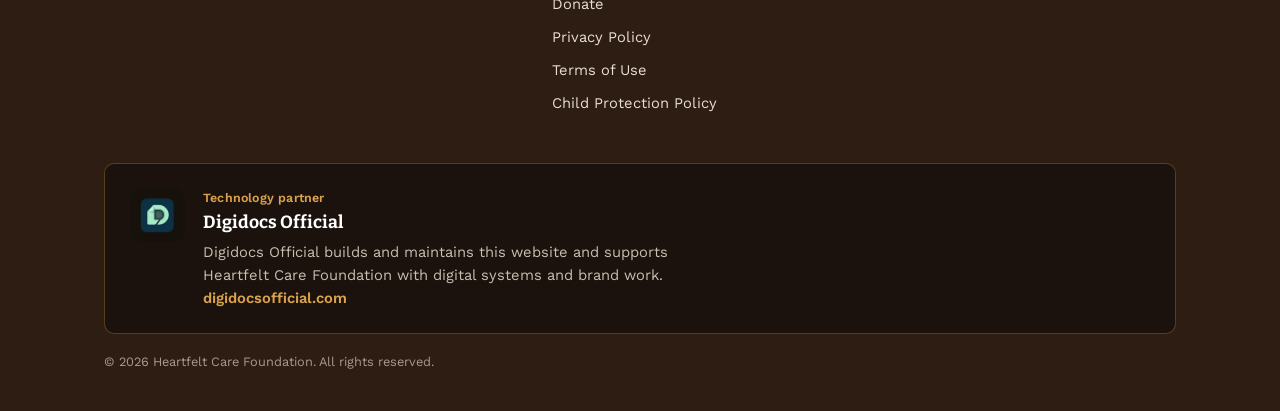
<file: our-community.html>
<!DOCTYPE html>
<html lang="en">
<head>
<meta charset="UTF-8">
<meta name="viewport" content="width=device-width, initial-scale=1.0">

<title>Our Community | Heartfelt Care Foundation</title>
<meta name="description" content="The volunteers, partners and community members at the heart of Heartfelt Care Foundation's work in Tanzania.">
<link rel="canonical" href="https://www.heartfeltcarefoundation.org/our-community.html">

<link rel="icon" type="image/x-icon" href="favicon.ico">
<link rel="icon" type="image/png" sizes="32x32" href="favicon-32x32.png">
<link rel="icon" type="image/png" sizes="16x16" href="favicon-16x16.png">
<link rel="apple-touch-icon" sizes="180x180" href="apple-touch-icon.png">
<link rel="icon" type="image/png" sizes="192x192" href="android-chrome-192x192.png">
<link rel="icon" type="image/png" sizes="512x512" href="android-chrome-512x512.png">
<link rel="manifest" href="site.webmanifest">
<meta name="theme-color" content="#4A3021">

<meta property="og:type" content="website">
<meta property="og:site_name" content="Heartfelt Care Foundation">
<meta property="og:title" content="Our Community | Heartfelt Care Foundation">
<meta property="og:description" content="The volunteers, partners and community members at the heart of Heartfelt Care Foundation's work in Tanzania.">
<meta property="og:image" content="https://www.heartfeltcarefoundation.org/community-01.jpg">
<meta property="og:url" content="https://www.heartfeltcarefoundation.org/our-community.html">
<meta name="twitter:card" content="summary_large_image">

<link rel="stylesheet" href="style.css">

</head>
<body>

<header class="site-header">
  <div class="nav-wrap">
    <a href="index.html" class="brand">
      <img src="heartfelt-care-logo.png" alt="Heartfelt Care Foundation logo">
      <span>Heartfelt Care<br>Foundation</span>
    </a>
    <ul class="nav-links">
      <li><a href="index.html">Home</a></li>
      <li><a href="about.html">About Us</a></li>
      <li><a href="our-work.html">Our Work</a></li>
      <li><a href="our-community.html">Our Community</a></li>
      <li><a href="events.html">Events</a></li>
      <li><a href="gallery.html">Gallery</a></li>
      <li><a href="join.html">Join Us</a></li>
      <li><a href="contact.html">Contact</a></li>
    </ul>
    <div class="nav-actions">
      <a href="donate.html" class="btn btn-donate">Donate</a>
      <button class="menu-toggle" aria-label="Toggle menu"><span></span><span></span><span></span></button>
    </div>
  </div>
</header>

<section class="page-hero">
  <div class="container">
    <p class="crumb"><a href="index.html">Home</a> / Our Community</p>
    <h1>Our Community</h1>
    <p>The people at the heart of everything we do: volunteers, partners and the families we walk alongside.</p>
  </div>
</section>

<section class="section">
  <div class="container">
    <div class="photo-grid">
      <figure><img src="community-01.jpg" alt="Heartfelt Care Foundation team during a partner outreach visit"><figcaption>Our team on a community outreach visit.</figcaption></figure>
      <figure><img src="community-02.jpg" alt="Heartfelt Care Foundation team with a partner organization"><figcaption>Working alongside partner organizations.</figcaption></figure>
      <figure><img src="gallery-05.jpg" alt="Children looking at a phone together"><figcaption>Curiosity and connection.</figcaption></figure>
      <figure><img src="gallery-08.jpg" alt="A volunteer laughing with a young child"><figcaption>Warmth on every visit.</figcaption></figure>
    </div>
  </div>
</section>

<section class="section section--sand">
  <div class="container">
    <div class="section-head">
      <h2>Working Together</h2>
      <p>We believe lasting change happens through partnership with families, volunteers, other organizations, and the wider community. Every visit is a chance to listen, learn and support one another.</p>
    </div>
  </div>
</section>

<section class="cta">
  <div class="container">
    <h2>Come and be part of our community.</h2>
    <div class="hero-actions" style="justify-content:center;">
      <a href="join.html" class="btn btn-primary">Join Us</a>
      <a href="donate.html" class="btn btn-outline" style="border-color:var(--brown); color:var(--brown);">Donate</a>
    </div>
  </div>
</section>

<footer class="site-footer">
  <div class="container">
    <div class="footer-grid">
      <div>
        <div class="footer-brand">
          <img src="heartfelt-care-logo.png" alt="Heartfelt Care Foundation logo">
          <span>Heartfelt Care Foundation</span>
        </div>
        <p style="color:#C9BEB0; font-size:0.9rem;">Restoring Smiles. Rebuilding Hope. Changing Lives.</p>
      </div>
      <div>
        <h4>Quick Links</h4>
        <ul>
          <li><a href="about.html">About Us</a></li>
          <li><a href="our-work.html">Our Work</a></li>
          <li><a href="events.html">Events</a></li>
          <li><a href="gallery.html">Gallery</a></li>
          <li><a href="join.html">Join Us</a></li>
          <li><a href="donate.html">Donate</a></li>
          <li><a href="privacy-policy.html">Privacy Policy</a></li>
          <li><a href="terms-of-use.html">Terms of Use</a></li>
          <li><a href="child-protection-policy.html">Child Protection Policy</a></li>
        </ul>
      </div>
      <div>
        <h4>Contact</h4>
        <ul>
          <li><a href="tel:+255781572425">+255 781 572 425</a></li>
          <li><a href="tel:+255697221882">+255 697 221 882</a></li>
          <li><a href="mailto:heartfeltcarefoundation@gmail.com">heartfeltcarefoundation@gmail.com</a></li>
        </ul>
      </div>
    </div>
    <div class="partner-spotlight">
      <span class="icon-box"><img src="digidocs-official-logo.jpg" alt="Digidocs Official logo"></span>
      <div>
        <span class="label">Technology partner</span>
        <h4>Digidocs Official</h4>
        <p>Digidocs Official builds and maintains this website and supports Heartfelt Care Foundation with digital systems and brand work. <a href="https://www.digidocsofficial.com" target="_blank" rel="noopener">digidocsofficial.com</a></p>
      </div>
    </div>
    <p class="copyright">&copy; <span id="year"></span> Heartfelt Care Foundation. All rights reserved.</p>
  </div>
</footer>

<script src="script.js"></script>
</body>
</html>
</file>
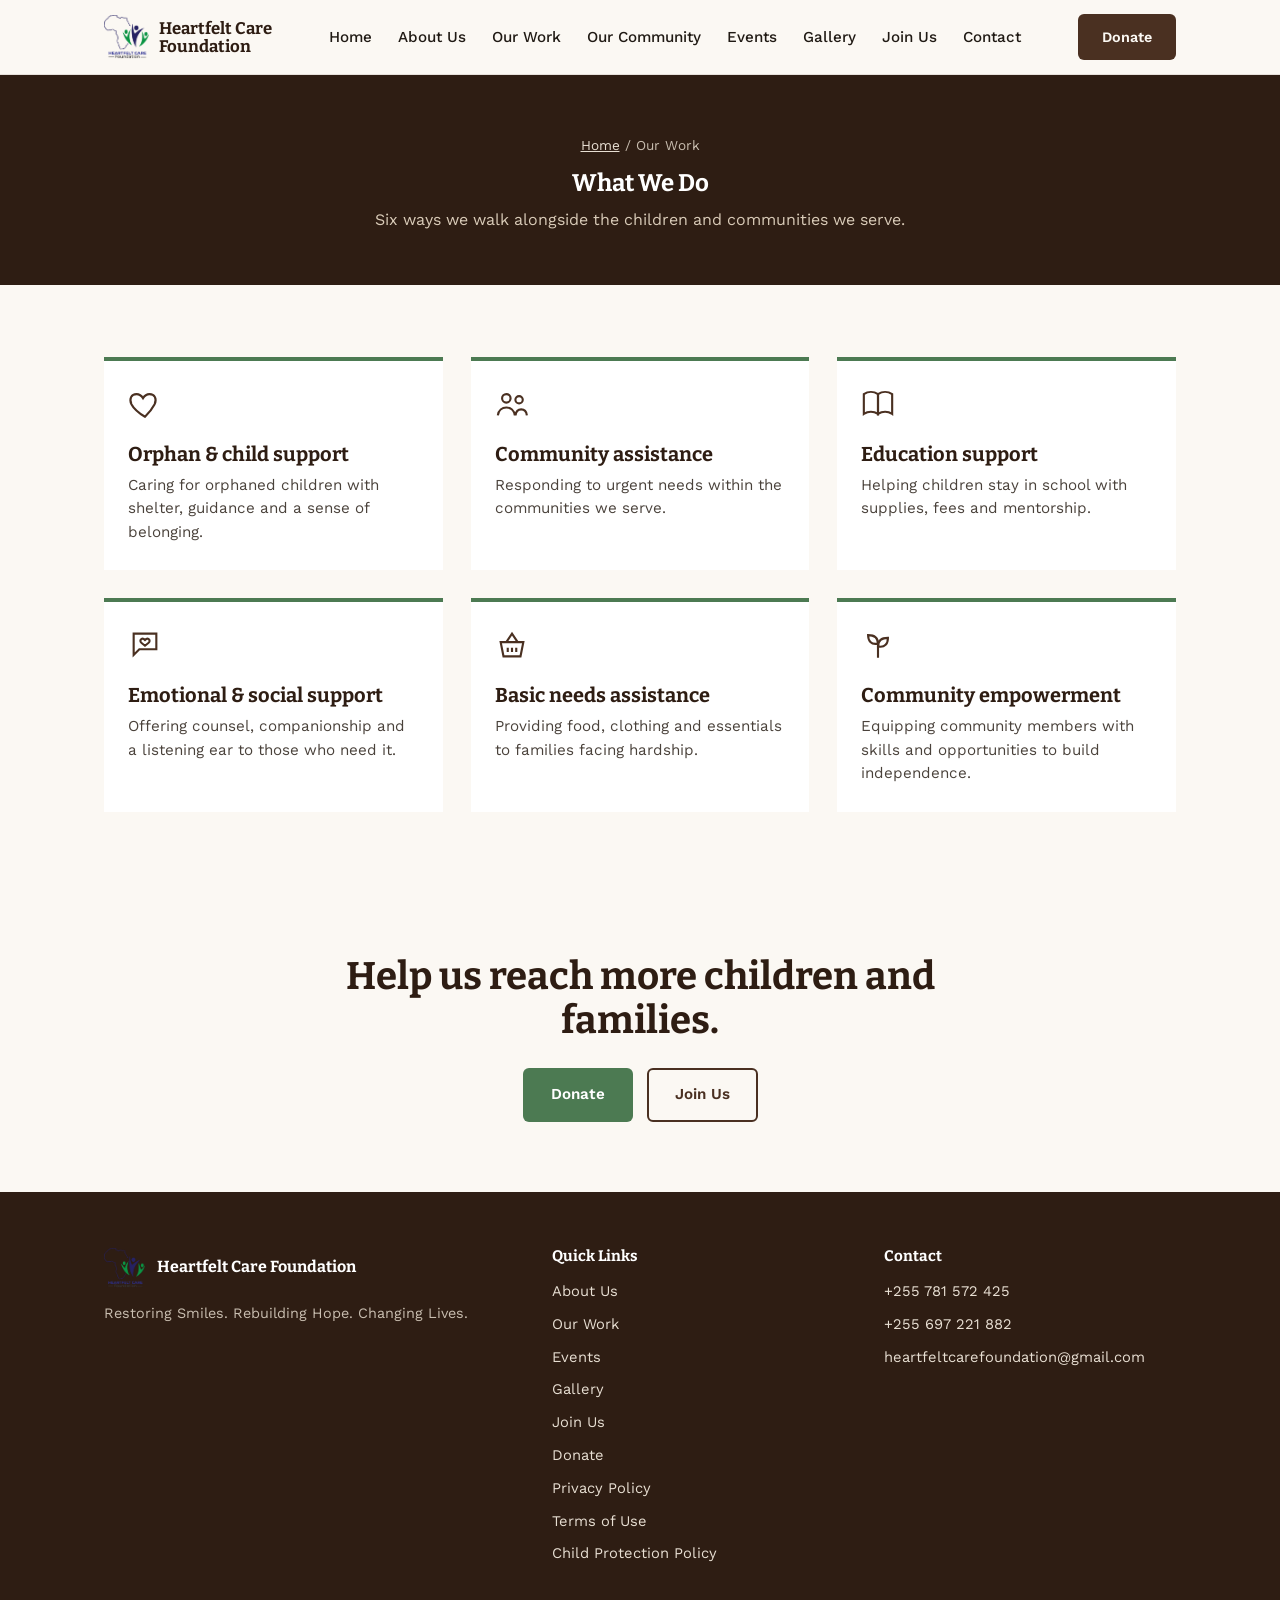
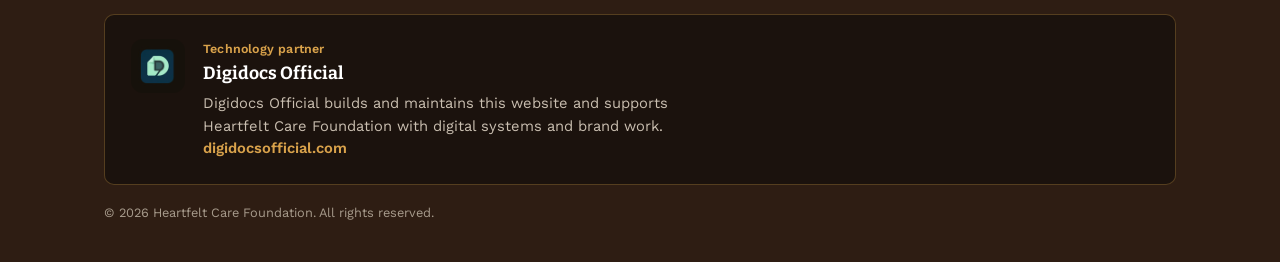
<file: our-work.html>
<!DOCTYPE html>
<html lang="en">
<head>
<meta charset="UTF-8">
<meta name="viewport" content="width=device-width, initial-scale=1.0">

<title>Our Work | Heartfelt Care Foundation</title>
<meta name="description" content="Six ways Heartfelt Care Foundation walks alongside orphaned children and vulnerable communities in Tanzania.">
<link rel="canonical" href="https://www.heartfeltcarefoundation.org/our-work.html">

<link rel="icon" type="image/x-icon" href="favicon.ico">
<link rel="icon" type="image/png" sizes="32x32" href="favicon-32x32.png">
<link rel="icon" type="image/png" sizes="16x16" href="favicon-16x16.png">
<link rel="apple-touch-icon" sizes="180x180" href="apple-touch-icon.png">
<link rel="icon" type="image/png" sizes="192x192" href="android-chrome-192x192.png">
<link rel="icon" type="image/png" sizes="512x512" href="android-chrome-512x512.png">
<link rel="manifest" href="site.webmanifest">
<meta name="theme-color" content="#4A3021">

<meta property="og:type" content="website">
<meta property="og:site_name" content="Heartfelt Care Foundation">
<meta property="og:title" content="Our Work | Heartfelt Care Foundation">
<meta property="og:description" content="Six ways Heartfelt Care Foundation walks alongside orphaned children and vulnerable communities in Tanzania.">
<meta property="og:image" content="https://www.heartfeltcarefoundation.org/gallery-04.jpg">
<meta property="og:url" content="https://www.heartfeltcarefoundation.org/our-work.html">
<meta name="twitter:card" content="summary_large_image">

<link rel="stylesheet" href="style.css">

</head>
<body>

<header class="site-header">
  <div class="nav-wrap">
    <a href="index.html" class="brand">
      <img src="heartfelt-care-logo.png" alt="Heartfelt Care Foundation logo">
      <span>Heartfelt Care<br>Foundation</span>
    </a>
    <ul class="nav-links">
      <li><a href="index.html">Home</a></li>
      <li><a href="about.html">About Us</a></li>
      <li><a href="our-work.html">Our Work</a></li>
      <li><a href="our-community.html">Our Community</a></li>
      <li><a href="events.html">Events</a></li>
      <li><a href="gallery.html">Gallery</a></li>
      <li><a href="join.html">Join Us</a></li>
      <li><a href="contact.html">Contact</a></li>
    </ul>
    <div class="nav-actions">
      <a href="donate.html" class="btn btn-donate">Donate</a>
      <button class="menu-toggle" aria-label="Toggle menu"><span></span><span></span><span></span></button>
    </div>
  </div>
</header>

<section class="page-hero">
  <div class="container">
    <p class="crumb"><a href="index.html">Home</a> / Our Work</p>
    <h1>What We Do</h1>
    <p>Six ways we walk alongside the children and communities we serve.</p>
  </div>
</section>

<section class="section">
  <div class="container">
    <div class="work-grid">

      <div class="work-card">
        <svg viewBox="0 0 24 24" fill="none" stroke="currentColor" stroke-width="1.5"><path d="M12 21s-7.2-4.4-9.6-8.9C.7 8.4 2.3 5 6 5c2 0 3.6 1.2 4.6 2.9C11.6 6.2 13.2 5 15.2 5c3.7 0 5.3 3.4 3.6 7.1C16.4 16.6 12 21 12 21z"/></svg>
        <h3>Orphan &amp; child support</h3>
        <p>Caring for orphaned children with shelter, guidance and a sense of belonging.</p>
      </div>

      <div class="work-card">
        <svg viewBox="0 0 24 24" fill="none" stroke="currentColor" stroke-width="1.5"><circle cx="8" cy="8" r="3"/><circle cx="17" cy="9" r="2.6"/><path d="M2 20c.5-3.5 3-5.5 6-5.5s5.5 2 6 5.5M14.5 20c.3-2.6 1.8-4.2 4-4.2s3.7 1.6 4 4.2"/></svg>
        <h3>Community assistance</h3>
        <p>Responding to urgent needs within the communities we serve.</p>
      </div>

      <div class="work-card">
        <svg viewBox="0 0 24 24" fill="none" stroke="currentColor" stroke-width="1.5"><path d="M2 5c3-2 7-2 10 0v14c-3-2-7-2-10 0V5z"/><path d="M22 5c-3-2-7-2-10 0v14c3-2 7-2 10 0V5z"/></svg>
        <h3>Education support</h3>
        <p>Helping children stay in school with supplies, fees and mentorship.</p>
      </div>

      <div class="work-card">
        <svg viewBox="0 0 24 24" fill="none" stroke="currentColor" stroke-width="1.5"><path d="M4 4h16v11H8l-4 4V4z"/><path d="M12 8.5s-1.4-1.5-2.6-.7c-1 .7-.8 2 .2 2.8l2.4 1.9 2.4-1.9c1-.8 1.2-2.1.2-2.8-1.2-.8-2.6.7-2.6.7z"/></svg>
        <h3>Emotional &amp; social support</h3>
        <p>Offering counsel, companionship and a listening ear to those who need it.</p>
      </div>

      <div class="work-card">
        <svg viewBox="0 0 24 24" fill="none" stroke="currentColor" stroke-width="1.5"><path d="M4 10h16l-2 10H6L4 10z"/><path d="M8 10 12 4l4 6"/><path d="M9 14v3M12 14v3M15 14v3"/></svg>
        <h3>Basic needs assistance</h3>
        <p>Providing food, clothing and essentials to families facing hardship.</p>
      </div>

      <div class="work-card">
        <svg viewBox="0 0 24 24" fill="none" stroke="currentColor" stroke-width="1.5"><path d="M12 21V11"/><path d="M12 11C12 6 8 5 5 5c0 4 2 7 7 6z"/><path d="M12 13c0-5 4-6 7-6 0 4-2 7-7 6z"/></svg>
        <h3>Community empowerment</h3>
        <p>Equipping community members with skills and opportunities to build independence.</p>
      </div>

    </div>
  </div>
</section>

<section class="cta">
  <div class="container">
    <h2>Help us reach more children and families.</h2>
    <div class="hero-actions" style="justify-content:center;">
      <a href="donate.html" class="btn btn-primary">Donate</a>
      <a href="join.html" class="btn btn-outline" style="border-color:var(--brown); color:var(--brown);">Join Us</a>
    </div>
  </div>
</section>

<footer class="site-footer">
  <div class="container">
    <div class="footer-grid">
      <div>
        <div class="footer-brand">
          <img src="heartfelt-care-logo.png" alt="Heartfelt Care Foundation logo">
          <span>Heartfelt Care Foundation</span>
        </div>
        <p style="color:#C9BEB0; font-size:0.9rem;">Restoring Smiles. Rebuilding Hope. Changing Lives.</p>
      </div>
      <div>
        <h4>Quick Links</h4>
        <ul>
          <li><a href="about.html">About Us</a></li>
          <li><a href="our-work.html">Our Work</a></li>
          <li><a href="events.html">Events</a></li>
          <li><a href="gallery.html">Gallery</a></li>
          <li><a href="join.html">Join Us</a></li>
          <li><a href="donate.html">Donate</a></li>
          <li><a href="privacy-policy.html">Privacy Policy</a></li>
          <li><a href="terms-of-use.html">Terms of Use</a></li>
          <li><a href="child-protection-policy.html">Child Protection Policy</a></li>
        </ul>
      </div>
      <div>
        <h4>Contact</h4>
        <ul>
          <li><a href="tel:+255781572425">+255 781 572 425</a></li>
          <li><a href="tel:+255697221882">+255 697 221 882</a></li>
          <li><a href="mailto:heartfeltcarefoundation@gmail.com">heartfeltcarefoundation@gmail.com</a></li>
        </ul>
      </div>
    </div>
    <div class="partner-spotlight">
      <span class="icon-box"><img src="digidocs-official-logo.jpg" alt="Digidocs Official logo"></span>
      <div>
        <span class="label">Technology partner</span>
        <h4>Digidocs Official</h4>
        <p>Digidocs Official builds and maintains this website and supports Heartfelt Care Foundation with digital systems and brand work. <a href="https://www.digidocsofficial.com" target="_blank" rel="noopener">digidocsofficial.com</a></p>
      </div>
    </div>
    <p class="copyright">&copy; <span id="year"></span> Heartfelt Care Foundation. All rights reserved.</p>
  </div>
</footer>

<script src="script.js"></script>
</body>
</html>
</file>
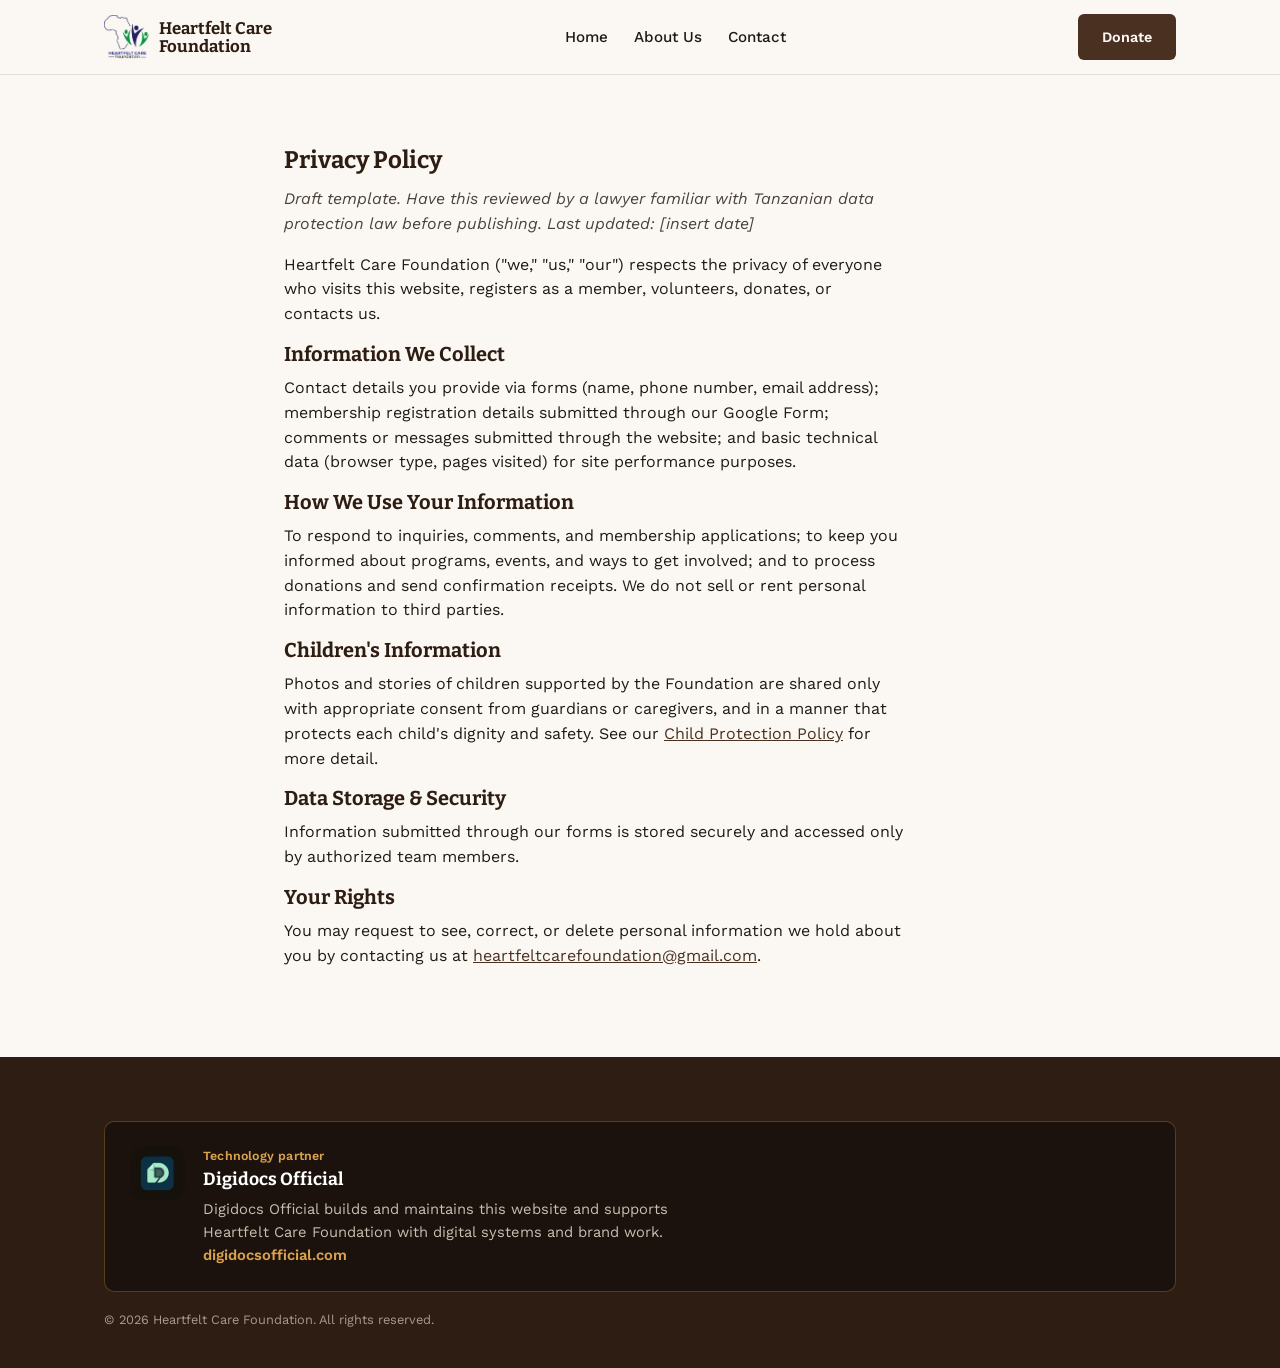
<file: privacy-policy.html>
<!DOCTYPE html>
<html lang="en">
<head>
<meta charset="UTF-8">
<meta name="viewport" content="width=device-width, initial-scale=1.0">

<title>Privacy Policy | Heartfelt Care Foundation</title>
<meta name="description" content="How Heartfelt Care Foundation collects, uses and protects the personal information of donors, members and visitors.">
<link rel="canonical" href="https://www.heartfeltcarefoundation.org/privacy-policy.html">

<link rel="icon" type="image/x-icon" href="favicon.ico">
<link rel="icon" type="image/png" sizes="32x32" href="favicon-32x32.png">
<link rel="icon" type="image/png" sizes="16x16" href="favicon-16x16.png">
<link rel="apple-touch-icon" sizes="180x180" href="apple-touch-icon.png">
<link rel="icon" type="image/png" sizes="192x192" href="android-chrome-192x192.png">
<link rel="icon" type="image/png" sizes="512x512" href="android-chrome-512x512.png">
<link rel="manifest" href="site.webmanifest">
<meta name="theme-color" content="#4A3021">

<meta property="og:type" content="website">
<meta property="og:site_name" content="Heartfelt Care Foundation">
<meta property="og:title" content="Privacy Policy | Heartfelt Care Foundation">
<meta property="og:description" content="How Heartfelt Care Foundation collects, uses and protects the personal information of donors, members and visitors.">
<meta property="og:image" content="https://www.heartfeltcarefoundation.org/heartfelt-care-logo.png">
<meta property="og:url" content="https://www.heartfeltcarefoundation.org/privacy-policy.html">
<meta name="twitter:card" content="summary_large_image">

<link rel="stylesheet" href="style.css">

</head>
<body>

<header class="site-header">
  <div class="nav-wrap">
    <a href="index.html" class="brand">
      <img src="heartfelt-care-logo.png" alt="Heartfelt Care Foundation logo">
      <span>Heartfelt Care<br>Foundation</span>
    </a>
    <ul class="nav-links">
      <li><a href="index.html">Home</a></li>
      <li><a href="about.html">About Us</a></li>
      <li><a href="contact.html">Contact</a></li>
    </ul>
    <div class="nav-actions">
      <a href="donate.html" class="btn btn-donate">Donate</a>
    </div>
  </div>
</header>

<section class="section">
  <div class="container" style="max-width:760px;">
    <h1>Privacy Policy</h1>
    <p style="color:var(--ink-soft); font-style:italic;">Draft template. Have this reviewed by a lawyer familiar with Tanzanian data protection law before publishing. Last updated: [insert date]</p>

    <p>Heartfelt Care Foundation ("we," "us," "our") respects the privacy of everyone who visits this website, registers as a member, volunteers, donates, or contacts us.</p>

    <h3>Information We Collect</h3>
    <p>Contact details you provide via forms (name, phone number, email address); membership registration details submitted through our Google Form; comments or messages submitted through the website; and basic technical data (browser type, pages visited) for site performance purposes.</p>

    <h3>How We Use Your Information</h3>
    <p>To respond to inquiries, comments, and membership applications; to keep you informed about programs, events, and ways to get involved; and to process donations and send confirmation receipts. We do not sell or rent personal information to third parties.</p>

    <h3>Children's Information</h3>
    <p>Photos and stories of children supported by the Foundation are shared only with appropriate consent from guardians or caregivers, and in a manner that protects each child's dignity and safety. See our <a href="child-protection-policy.html">Child Protection Policy</a> for more detail.</p>

    <h3>Data Storage &amp; Security</h3>
    <p>Information submitted through our forms is stored securely and accessed only by authorized team members.</p>

    <h3>Your Rights</h3>
    <p>You may request to see, correct, or delete personal information we hold about you by contacting us at <a href="mailto:heartfeltcarefoundation@gmail.com">heartfeltcarefoundation@gmail.com</a>.</p>
  </div>
</section>

<footer class="site-footer">
  <div class="container">
    <div class="partner-spotlight">
      <span class="icon-box"><img src="digidocs-official-logo.jpg" alt="Digidocs Official logo"></span>
      <div>
        <span class="label">Technology partner</span>
        <h4>Digidocs Official</h4>
        <p>Digidocs Official builds and maintains this website and supports Heartfelt Care Foundation with digital systems and brand work. <a href="https://www.digidocsofficial.com" target="_blank" rel="noopener">digidocsofficial.com</a></p>
      </div>
    </div>
    <p class="copyright">&copy; <span id="year"></span> Heartfelt Care Foundation. All rights reserved.</p>
  </div>
</footer>

<script src="script.js"></script>
</body>
</html>
</file>
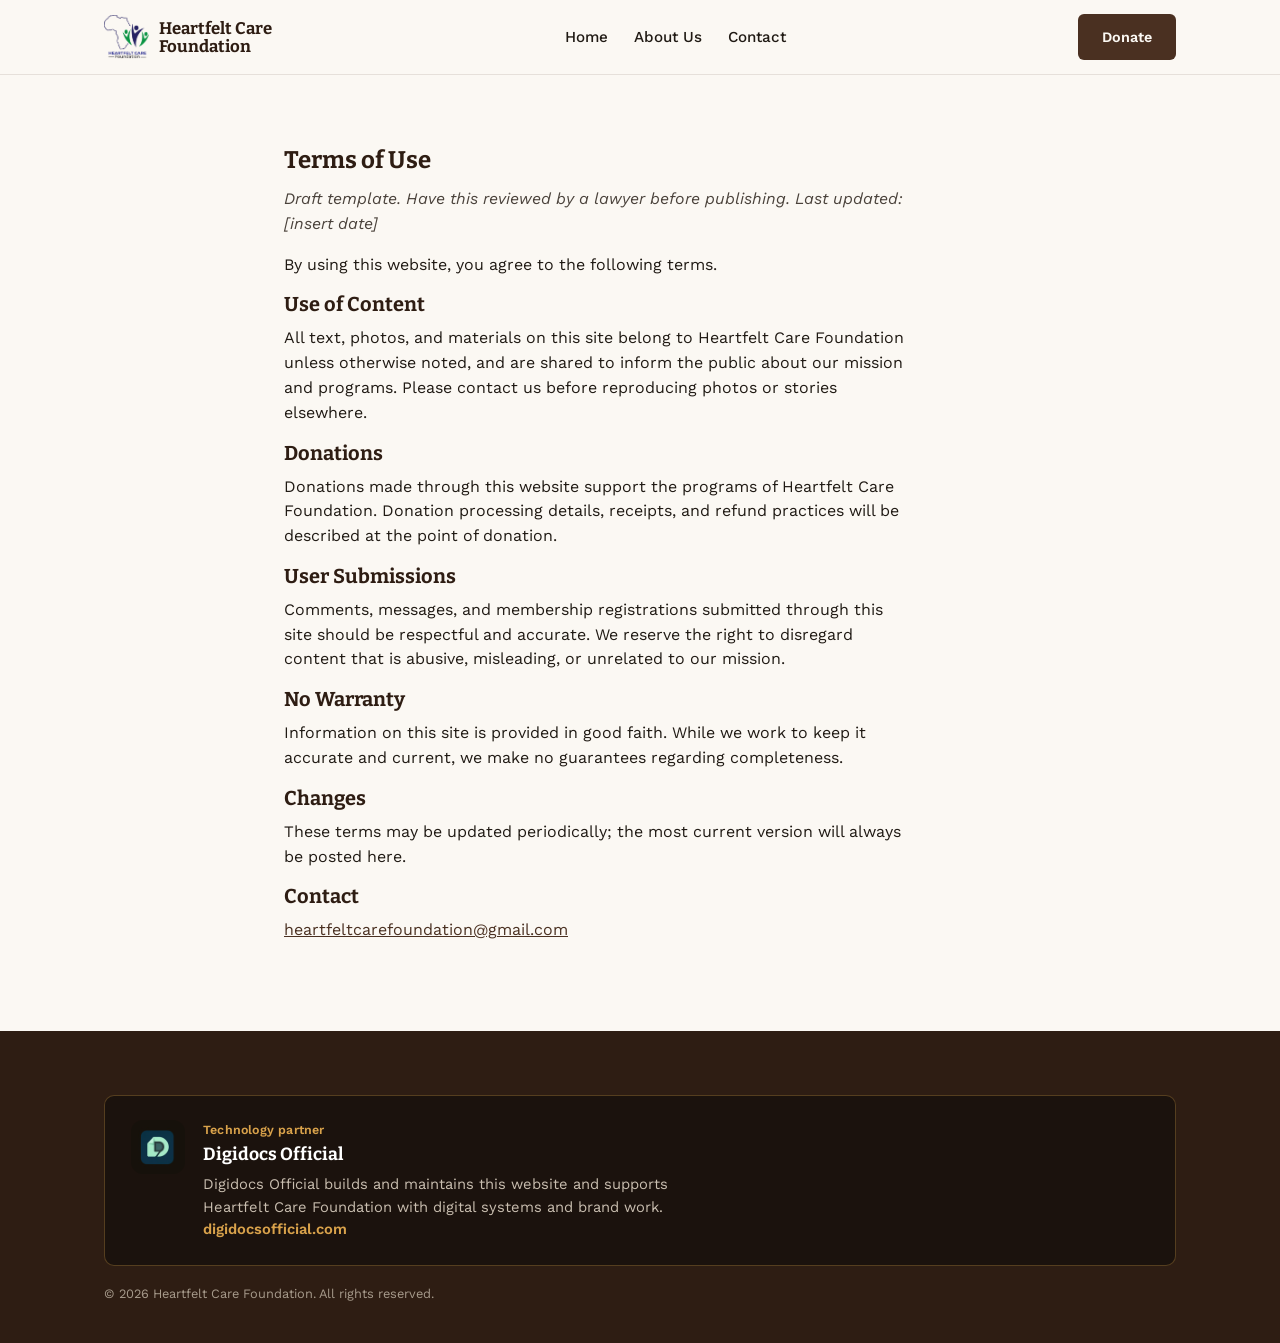
<file: terms-of-use.html>
<!DOCTYPE html>
<html lang="en">
<head>
<meta charset="UTF-8">
<meta name="viewport" content="width=device-width, initial-scale=1.0">

<title>Terms of Use | Heartfelt Care Foundation</title>
<meta name="description" content="The terms and conditions for using the Heartfelt Care Foundation website.">
<link rel="canonical" href="https://www.heartfeltcarefoundation.org/terms-of-use.html">

<link rel="icon" type="image/x-icon" href="favicon.ico">
<link rel="icon" type="image/png" sizes="32x32" href="favicon-32x32.png">
<link rel="icon" type="image/png" sizes="16x16" href="favicon-16x16.png">
<link rel="apple-touch-icon" sizes="180x180" href="apple-touch-icon.png">
<link rel="icon" type="image/png" sizes="192x192" href="android-chrome-192x192.png">
<link rel="icon" type="image/png" sizes="512x512" href="android-chrome-512x512.png">
<link rel="manifest" href="site.webmanifest">
<meta name="theme-color" content="#4A3021">

<meta property="og:type" content="website">
<meta property="og:site_name" content="Heartfelt Care Foundation">
<meta property="og:title" content="Terms of Use | Heartfelt Care Foundation">
<meta property="og:description" content="The terms and conditions for using the Heartfelt Care Foundation website.">
<meta property="og:image" content="https://www.heartfeltcarefoundation.org/heartfelt-care-logo.png">
<meta property="og:url" content="https://www.heartfeltcarefoundation.org/terms-of-use.html">
<meta name="twitter:card" content="summary_large_image">

<link rel="stylesheet" href="style.css">

</head>
<body>

<header class="site-header">
  <div class="nav-wrap">
    <a href="index.html" class="brand">
      <img src="heartfelt-care-logo.png" alt="Heartfelt Care Foundation logo">
      <span>Heartfelt Care<br>Foundation</span>
    </a>
    <ul class="nav-links">
      <li><a href="index.html">Home</a></li>
      <li><a href="about.html">About Us</a></li>
      <li><a href="contact.html">Contact</a></li>
    </ul>
    <div class="nav-actions">
      <a href="donate.html" class="btn btn-donate">Donate</a>
    </div>
  </div>
</header>

<section class="section">
  <div class="container" style="max-width:760px;">
    <h1>Terms of Use</h1>
    <p style="color:var(--ink-soft); font-style:italic;">Draft template. Have this reviewed by a lawyer before publishing. Last updated: [insert date]</p>

    <p>By using this website, you agree to the following terms.</p>

    <h3>Use of Content</h3>
    <p>All text, photos, and materials on this site belong to Heartfelt Care Foundation unless otherwise noted, and are shared to inform the public about our mission and programs. Please contact us before reproducing photos or stories elsewhere.</p>

    <h3>Donations</h3>
    <p>Donations made through this website support the programs of Heartfelt Care Foundation. Donation processing details, receipts, and refund practices will be described at the point of donation.</p>

    <h3>User Submissions</h3>
    <p>Comments, messages, and membership registrations submitted through this site should be respectful and accurate. We reserve the right to disregard content that is abusive, misleading, or unrelated to our mission.</p>

    <h3>No Warranty</h3>
    <p>Information on this site is provided in good faith. While we work to keep it accurate and current, we make no guarantees regarding completeness.</p>

    <h3>Changes</h3>
    <p>These terms may be updated periodically; the most current version will always be posted here.</p>

    <h3>Contact</h3>
    <p><a href="mailto:heartfeltcarefoundation@gmail.com">heartfeltcarefoundation@gmail.com</a></p>
  </div>
</section>

<footer class="site-footer">
  <div class="container">
    <div class="partner-spotlight">
      <span class="icon-box"><img src="digidocs-official-logo.jpg" alt="Digidocs Official logo"></span>
      <div>
        <span class="label">Technology partner</span>
        <h4>Digidocs Official</h4>
        <p>Digidocs Official builds and maintains this website and supports Heartfelt Care Foundation with digital systems and brand work. <a href="https://www.digidocsofficial.com" target="_blank" rel="noopener">digidocsofficial.com</a></p>
      </div>
    </div>
    <p class="copyright">&copy; <span id="year"></span> Heartfelt Care Foundation. All rights reserved.</p>
  </div>
</footer>

<script src="script.js"></script>
</body>
</html>
</file>
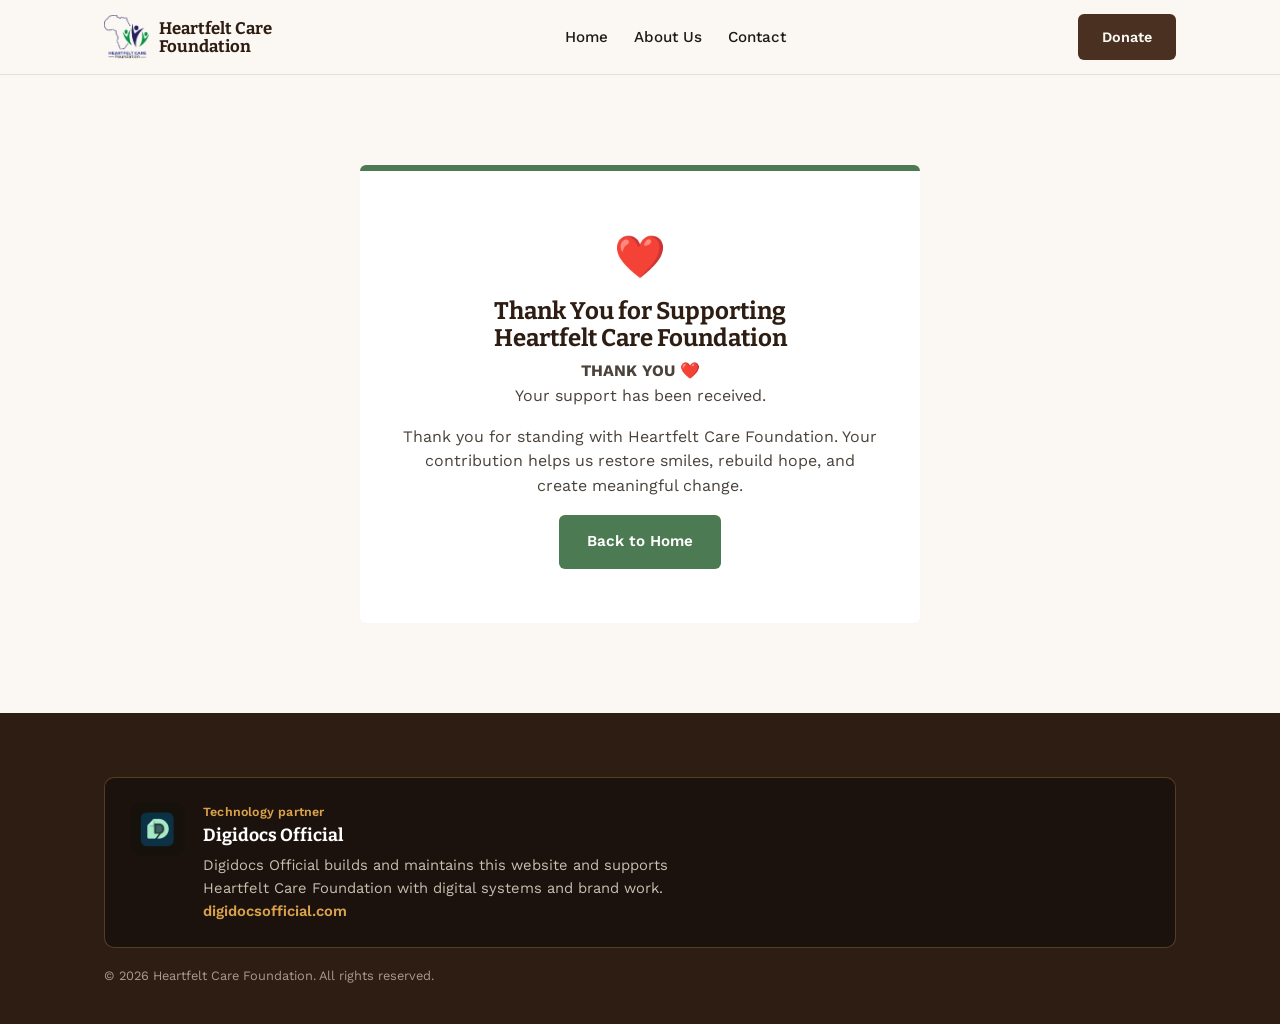
<file: thank-you.html>
<!DOCTYPE html>
<html lang="en">
<head>
<meta charset="UTF-8">
<meta name="viewport" content="width=device-width, initial-scale=1.0">

<title>Thank You | Heartfelt Care Foundation</title>
<meta name="description" content="Thank you for supporting Heartfelt Care Foundation.">
<meta name="robots" content="noindex, nofollow">
<link rel="canonical" href="https://www.heartfeltcarefoundation.org/thank-you.html">

<link rel="icon" type="image/x-icon" href="favicon.ico">
<link rel="icon" type="image/png" sizes="32x32" href="favicon-32x32.png">
<link rel="icon" type="image/png" sizes="16x16" href="favicon-16x16.png">
<link rel="apple-touch-icon" sizes="180x180" href="apple-touch-icon.png">
<link rel="icon" type="image/png" sizes="192x192" href="android-chrome-192x192.png">
<link rel="icon" type="image/png" sizes="512x512" href="android-chrome-512x512.png">
<link rel="manifest" href="site.webmanifest">
<meta name="theme-color" content="#4A3021">

<meta property="og:type" content="website">
<meta property="og:site_name" content="Heartfelt Care Foundation">
<meta property="og:title" content="Thank You | Heartfelt Care Foundation">
<meta property="og:description" content="Thank you for supporting Heartfelt Care Foundation.">
<meta property="og:image" content="https://www.heartfeltcarefoundation.org/gallery-01.jpg">
<meta property="og:url" content="https://www.heartfeltcarefoundation.org/thank-you.html">
<meta name="twitter:card" content="summary_large_image">

<link rel="stylesheet" href="style.css">

</head>
<body>

<header class="site-header">
  <div class="nav-wrap">
    <a href="index.html" class="brand">
      <img src="heartfelt-care-logo.png" alt="Heartfelt Care Foundation logo">
      <span>Heartfelt Care<br>Foundation</span>
    </a>
    <ul class="nav-links">
      <li><a href="index.html">Home</a></li>
      <li><a href="about.html">About Us</a></li>
      <li><a href="contact.html">Contact</a></li>
    </ul>
    <div class="nav-actions">
      <a href="donate.html" class="btn btn-donate">Donate</a>
    </div>
  </div>
</header>

<section class="thankyou-wrap">
  <div class="container">
    <div class="thankyou-box">
      <div class="heart">❤️</div>
      <h1>Thank You for Supporting<br>Heartfelt Care Foundation</h1>
      <p><strong>THANK YOU ❤️</strong><br>Your support has been received.</p>
      <p>Thank you for standing with Heartfelt Care Foundation. Your contribution helps us restore smiles, rebuild hope, and create meaningful change.</p>
      <a href="index.html" class="btn btn-primary">Back to Home</a>
    </div>
  </div>
</section>

<footer class="site-footer">
  <div class="container">
    <div class="partner-spotlight">
      <span class="icon-box"><img src="digidocs-official-logo.jpg" alt="Digidocs Official logo"></span>
      <div>
        <span class="label">Technology partner</span>
        <h4>Digidocs Official</h4>
        <p>Digidocs Official builds and maintains this website and supports Heartfelt Care Foundation with digital systems and brand work. <a href="https://www.digidocsofficial.com" target="_blank" rel="noopener">digidocsofficial.com</a></p>
      </div>
    </div>
    <p class="copyright">&copy; <span id="year"></span> Heartfelt Care Foundation. All rights reserved.</p>
  </div>
</footer>

<script src="script.js"></script>
</body>
</html>
</file>
<file: style.css>
/* ============================================
   Heartfelt Care Foundation Stylesheet
   ============================================ */

@import url('https://fonts.googleapis.com/css2?family=Bitter:wght@500;600;700&family=Work+Sans:wght@400;500;600;700&display=swap');

:root {
  --brown: #4A3021;
  --brown-dark: #2E1D13;
  --brown-light: #7A5A42;
  --sand: #EFE6D8;
  --cream: #FBF8F3;
  --ink: #201A14;
  --ink-soft: #4A423B;
  --green: #4C7A52;
  --green-light: #E4EEE1;
  --white: #FFFFFF;
  --radius: 6px;
  --diamond-strip: repeating-linear-gradient(
    135deg,
    var(--green) 0px, var(--green) 8px,
    var(--brown) 8px, var(--brown) 16px
  );
  --container: 1120px;
}

* { box-sizing: border-box; }

html { scroll-behavior: smooth; }

body {
  margin: 0;
  font-family: 'Work Sans', sans-serif;
  color: var(--ink);
  background: var(--cream);
  line-height: 1.55;
}

img { max-width: 100%; display: block; }

h1, h2, h3, h4 {
  font-family: 'Bitter', serif;
  font-weight: 700;
  line-height: 1.15;
  margin: 0 0 0.5em;
  color: var(--brown-dark);
}

h2 { font-size: clamp(1.7rem, 3.2vw, 2.4rem); }
h3 { font-size: 1.25rem; }

p { margin: 0 0 1em; max-width: 62ch; }

a { color: var(--brown); }

.container {
  max-width: var(--container);
  margin: 0 auto;
  padding: 0 24px;
}

.section { padding: 72px 0; }
.section--sand { background: var(--sand); }
.section--brown { background: var(--brown-dark); color: var(--cream); }
.section--brown h2, .section--brown h3 { color: var(--cream); }
.section--brown p { color: #E8DFD3; }

.section-head { max-width: 640px; margin: 0 0 40px; }
.section-head p { color: var(--ink-soft); }

.diamond-strip {
  height: 10px;
  background: var(--diamond-strip);
  background-size: 22px 10px;
}

/* Buttons */
.btn {
  display: inline-flex;
  align-items: center;
  gap: 8px;
  font-family: 'Work Sans', sans-serif;
  font-weight: 600;
  font-size: 0.95rem;
  padding: 13px 26px;
  border-radius: var(--radius);
  text-decoration: none;
  border: 2px solid transparent;
  cursor: pointer;
  transition: transform 0.15s ease, background 0.15s ease;
}
.btn:hover { transform: translateY(-1px); }
.btn-primary { background: var(--green); color: var(--white); }
.btn-primary:hover { background: #3f6a45; }
.btn-outline { background: transparent; border-color: currentColor; color: inherit; }
.btn-outline:hover { background: rgba(255,255,255,0.08); }
.btn-donate {
  background: var(--brown);
  color: var(--cream);
  padding: 10px 22px;
  font-size: 0.9rem;
}
.btn-donate:hover { background: var(--brown-dark); }

/* Header / Nav */
.site-header {
  position: sticky;
  top: 0;
  z-index: 50;
  background: var(--cream);
  border-bottom: 1px solid rgba(74,48,33,0.12);
}
.nav-wrap {
  display: flex;
  align-items: center;
  justify-content: space-between;
  padding: 14px 24px;
  max-width: var(--container);
  margin: 0 auto;
}
.brand {
  display: flex;
  align-items: center;
  gap: 10px;
  text-decoration: none;
  color: var(--brown-dark);
}
.brand img { height: 44px; width: auto; }
.brand span {
  font-family: 'Bitter', serif;
  font-weight: 700;
  font-size: 1.05rem;
  line-height: 1.1;
}

.nav-links {
  display: flex;
  align-items: center;
  gap: 26px;
  list-style: none;
  margin: 0;
  padding: 0;
}
.nav-links a {
  text-decoration: none;
  color: var(--ink);
  font-weight: 500;
  font-size: 0.95rem;
}
.nav-links a:hover { color: var(--green); }

.nav-actions { display: flex; align-items: center; gap: 14px; }

.menu-toggle {
  display: none;
  background: none;
  border: none;
  cursor: pointer;
  padding: 6px;
}
.menu-toggle span {
  display: block;
  width: 24px;
  height: 2px;
  background: var(--brown-dark);
  margin: 5px 0;
}

/* Hero */
.hero {
  padding: 56px 0 0;
  overflow: hidden;
}
.hero-grid {
  display: grid;
  grid-template-columns: 1.1fr 1fr;
  gap: 40px;
  align-items: center;
}
.hero-tagline {
  font-size: clamp(1.9rem, 3.6vw, 2.9rem);
  margin-bottom: 20px;
}
.hero-copy p { color: var(--ink-soft); font-size: 1.05rem; }
.hero-actions { display: flex; gap: 14px; margin-top: 26px; flex-wrap: wrap; }
.hero-photo {
  position: relative;
  clip-path: polygon(0 0, 100% 0, 100% 86%, 84% 100%, 0 100%);
  overflow: hidden;
  aspect-ratio: 4/5;
}
.hero-photo img { width: 100%; height: 100%; object-fit: cover; }

/* Impact stats */
.stats-grid {
  display: grid;
  grid-template-columns: repeat(4, 1fr);
  gap: 32px;
}
.stat { border-left: 3px solid var(--green); padding-left: 18px; }
.stat-number {
  font-family: 'Bitter', serif;
  font-weight: 700;
  font-size: clamp(2.1rem, 4vw, 2.8rem);
  color: var(--brown-dark);
  display: block;
}
.stat-label { color: var(--ink-soft); font-size: 0.95rem; }
.stats-note { margin-top: 28px; font-size: 0.85rem; color: var(--ink-soft); font-style: italic; }

/* Work / programs */
.work-grid {
  display: grid;
  grid-template-columns: repeat(3, 1fr);
  gap: 28px;
}
.work-card {
  background: var(--white);
  border-top: 4px solid var(--green);
  padding: 26px 24px;
}
.work-card svg { width: 34px; height: 34px; margin-bottom: 14px; color: var(--brown); }
.work-card h3 { margin-bottom: 8px; }
.work-card p { font-size: 0.95rem; color: var(--ink-soft); margin-bottom: 0; }

/* Faith */
.faith {
  text-align: center;
  padding: 64px 0;
}
.faith blockquote {
  font-family: 'Bitter', serif;
  font-size: clamp(1.3rem, 2.6vw, 1.8rem);
  max-width: 760px;
  margin: 0 auto;
  color: var(--brown-dark);
  font-style: italic;
}
.faith cite { display: block; margin-top: 18px; font-style: normal; font-family: 'Work Sans'; font-size: 0.9rem; color: var(--ink-soft); }

/* About / Founder */
.founder-grid {
  display: grid;
  grid-template-columns: 320px 1fr;
  gap: 44px;
  align-items: start;
}
.founder-photo img { border-radius: var(--radius); }
.founder-photo figcaption { margin-top: 12px; font-size: 0.9rem; color: var(--ink-soft); }
.ceo-message {
  background: var(--sand);
  padding: 28px 30px;
  border-left: 4px solid var(--brown);
  margin-top: 30px;
}
.ceo-message p:last-of-type { margin-bottom: 0; }
.signature { font-family: 'Bitter', serif; font-weight: 700; color: var(--brown-dark); }

/* Photo grids (community / gallery) */
.photo-grid {
  display: grid;
  grid-template-columns: repeat(4, 1fr);
  gap: 14px;
}
.photo-grid figure { margin: 0; overflow: hidden; border-radius: var(--radius); position: relative; }
.photo-grid img {
  width: 100%; height: 100%; object-fit: cover; aspect-ratio: 1/1;
  cursor: pointer; transition: transform 0.25s ease;
}
.photo-grid img:hover { transform: scale(1.04); }
.photo-grid figcaption {
  position: absolute; left: 0; right: 0; bottom: 0;
  background: linear-gradient(transparent, rgba(0,0,0,0.65));
  color: #fff; font-size: 0.8rem; padding: 20px 10px 8px;
}

/* Events */
.events-list { display: flex; flex-direction: column; gap: 18px; }
.event-card {
  display: grid;
  grid-template-columns: 140px 1fr;
  gap: 20px;
  background: var(--white);
  padding: 20px 22px;
  border-radius: var(--radius);
  align-items: center;
}
.event-date {
  font-family: 'Bitter', serif;
  font-weight: 700;
  color: var(--green);
  font-size: 1.05rem;
}
.events-empty {
  background: var(--white);
  padding: 26px;
  border-radius: var(--radius);
  color: var(--ink-soft);
  font-style: italic;
}

/* Join / Contact */
.join-grid {
  display: grid;
  grid-template-columns: 1fr 1fr;
  gap: 40px;
}
.panel {
  background: var(--white);
  padding: 28px 26px;
  border-radius: var(--radius);
}
.panel h3 { margin-bottom: 10px; }
.panel p { color: var(--ink-soft); font-size: 0.95rem; }

.field { margin-bottom: 16px; }
.field label { display: block; font-size: 0.9rem; font-weight: 600; margin-bottom: 6px; }
.field input, .field textarea {
  width: 100%;
  padding: 11px 13px;
  border: 1px solid #D8CFC2;
  border-radius: var(--radius);
  font-family: 'Work Sans', sans-serif;
  font-size: 0.95rem;
  background: var(--cream);
}
.field textarea { resize: vertical; min-height: 100px; }
.channel-actions { display: flex; gap: 12px; flex-wrap: wrap; margin-top: 8px; }
.form-note { font-size: 0.82rem; color: var(--ink-soft); margin-top: 10px; }

.contact-list { list-style: none; margin: 0 0 20px; padding: 0; }
.contact-list li { margin-bottom: 10px; font-size: 1rem; }
.contact-list a { text-decoration: none; font-weight: 600; }

/* Lightbox */
.lightbox {
  position: fixed; inset: 0; background: rgba(20,14,10,0.92);
  display: none; align-items: center; justify-content: center;
  z-index: 100; padding: 30px;
}
.lightbox.open { display: flex; }
.lightbox img { max-width: 90vw; max-height: 85vh; border-radius: var(--radius); }
.lightbox-close {
  position: absolute; top: 24px; right: 30px;
  color: #fff; font-size: 2rem; background: none; border: none; cursor: pointer;
}

/* CTA */
.cta {
  text-align: center;
  padding: 70px 0;
}
.cta h2 { max-width: 620px; margin: 0 auto 26px; }

/* Footer */
.site-footer { background: var(--brown-dark); color: #E8DFD3; padding: 56px 0 26px; }
.footer-grid {
  display: grid;
  grid-template-columns: 1.4fr 1fr 1fr;
  gap: 40px;
  margin-bottom: 40px;
}
.footer-brand { display: flex; align-items: center; gap: 12px; margin-bottom: 14px; }
.footer-brand img { height: 40px; }
.footer-brand span { font-family: 'Bitter', serif; font-weight: 700; color: #fff; }
.site-footer h4 { color: #fff; font-size: 0.95rem; margin-bottom: 14px; }
.site-footer ul { list-style: none; margin: 0; padding: 0; }
.site-footer li { margin-bottom: 8px; }
.site-footer a { color: #E8DFD3; text-decoration: none; font-size: 0.92rem; }
.site-footer a:hover { color: #fff; }

.partner-badge {
  display: flex;
  align-items: center;
  gap: 12px;
  border-top: 1px solid rgba(255,255,255,0.15);
  padding-top: 24px;
  flex-wrap: wrap;
}
.partner-badge img { height: 34px; width: 34px; border-radius: 6px; object-fit: cover; }
.partner-badge .partner-text { font-size: 0.85rem; color: #C9BEB0; }
.partner-badge a { color: #fff; font-weight: 600; text-decoration: none; }
.copyright { font-size: 0.8rem; color: #A79B8C; margin-top: 18px; }

/* Responsive */
@media (max-width: 900px) {
  .hero-grid, .founder-grid, .join-grid { grid-template-columns: 1fr; }
  .stats-grid, .work-grid { grid-template-columns: repeat(2, 1fr); }
  .photo-grid { grid-template-columns: repeat(2, 1fr); }
  .footer-grid { grid-template-columns: 1fr; gap: 26px; }
  .hero-photo { order: -1; }
}

@media (max-width: 700px) {
  .nav-links, .nav-actions .btn-outline { display: none; }
  .site-header.open .nav-links {
    display: flex; flex-direction: column; align-items: flex-start;
    gap: 16px; position: absolute; top: 100%; left: 0; right: 0;
    background: var(--cream); padding: 20px 24px; border-bottom: 1px solid rgba(0,0,0,0.08);
  }
  .menu-toggle { display: block; }
  .stats-grid, .work-grid, .photo-grid { grid-template-columns: 1fr 1fr; }
  .event-card { grid-template-columns: 1fr; }
}

@media (max-width: 480px) {
  .stats-grid { grid-template-columns: 1fr; }
  .work-grid, .photo-grid { grid-template-columns: 1fr; }
  .section { padding: 52px 0; }
}

/* ============================================
   Additions: multi-page structure, donation,
   about page pillars, thank-you page
   ============================================ */

/* Sub-page hero band */
.page-hero {
  background: var(--brown-dark);
  color: var(--cream);
  padding: 60px 0 52px;
  text-align: center;
}
.page-hero .crumb { font-size: 0.85rem; color: #C9BEB0; margin-bottom: 14px; }
.page-hero .crumb a { color: #E8DFD3; }
.page-hero h1 { color: #fff; margin-bottom: 10px; }
.page-hero p { color: #D9CBB8; max-width: 580px; margin: 0 auto; }

/* Homepage: explore other pages */
.explore-grid {
  display: grid;
  grid-template-columns: repeat(4, 1fr);
  gap: 22px;
}
.explore-card {
  background: var(--white);
  padding: 26px 22px;
  border-radius: var(--radius);
  text-decoration: none;
  color: inherit;
  border-top: 4px solid var(--green);
  display: block;
}
.explore-card h3 { margin-bottom: 6px; font-size: 1.1rem; }
.explore-card p { font-size: 0.9rem; color: var(--ink-soft); margin-bottom: 14px; }
.explore-card .arrow { color: var(--green); font-weight: 600; font-size: 0.85rem; }

/* Impact stat icons */
.stat { display: flex; align-items: flex-start; gap: 14px; border-left: 3px solid var(--green); padding-left: 18px; }
.stat-icon { flex: none; width: 34px; height: 34px; color: var(--green); }
.stat-icon svg { width: 100%; height: 100%; }
.stat-body { display: flex; flex-direction: column; }

/* Donation option cards */
.donate-grid {
  display: grid;
  grid-template-columns: repeat(3, 1fr);
  gap: 26px;
}
.donate-card {
  background: var(--white);
  border-radius: var(--radius);
  padding: 32px 26px;
  text-align: center;
  border-top: 4px solid var(--brown);
}
.donate-card .icon { font-size: 2.1rem; margin-bottom: 12px; }
.donate-card h3 { margin-bottom: 8px; }
.donate-card p { color: var(--ink-soft); font-size: 0.95rem; min-height: 44px; }

/* Give detail blocks */
.give-detail { scroll-margin-top: 90px; }

/* About page: vision/mission pillars */
.pillars-grid {
  display: grid;
  grid-template-columns: repeat(2, 1fr);
  gap: 22px;
}
.pillar-card {
  background: var(--sand);
  padding: 26px 24px;
  border-radius: var(--radius);
  border-left: 4px solid var(--brown);
}
.pillar-card h3 { margin-bottom: 8px; }
.pillar-card p, .pillar-card p:last-child { margin-bottom: 0; }

.objectives-list { list-style: none; padding: 0; margin: 0; display: grid; gap: 14px; }
.objectives-list li {
  background: var(--white);
  padding: 16px 18px;
  border-radius: var(--radius);
  border-left: 3px solid var(--green);
}
.objectives-list strong {
  color: var(--brown-dark);
  display: block;
  margin-bottom: 4px;
  font-family: 'Bitter', serif;
}

.values-grid { display: flex; flex-wrap: wrap; gap: 12px; }
.value-chip {
  background: var(--brown-dark);
  color: #fff;
  padding: 10px 22px;
  border-radius: 30px;
  font-weight: 600;
  font-size: 0.9rem;
}

.motto-banner {
  text-align: center;
  padding: 46px 30px;
  background: var(--brown-dark);
  border-radius: var(--radius);
}
.motto-banner p {
  font-family: 'Bitter', serif;
  font-size: clamp(1.15rem, 2.4vw, 1.5rem);
  font-style: italic;
  color: #fff;
  margin: 0;
  max-width: none;
}

/* Thank-you page */
.thankyou-wrap { padding: 90px 0; }
.thankyou-box {
  max-width: 560px;
  margin: 0 auto;
  text-align: center;
  background: var(--white);
  padding: 54px 40px;
  border-radius: var(--radius);
  border-top: 6px solid var(--green);
}
.thankyou-box .heart { font-size: 2.6rem; margin-bottom: 8px; }
.thankyou-box h1 { margin-bottom: 6px; }
.thankyou-box p { color: var(--ink-soft); }

@media (max-width: 900px) {
  .explore-grid { grid-template-columns: repeat(2, 1fr); }
  .donate-grid { grid-template-columns: 1fr; }
  .pillars-grid { grid-template-columns: 1fr; }
}
@media (max-width: 480px) {
  .explore-grid { grid-template-columns: 1fr; }
}

/* ============================================
   Technology partner spotlight (footer)
   ============================================ */
.partner-spotlight {
  display: flex;
  gap: 18px;
  align-items: flex-start;
  background: #1B120D;
  border: 1px solid rgba(217,162,75,0.3);
  border-radius: 10px;
  padding: 24px 26px;
  margin-top: 8px;
}
.partner-spotlight .icon-box {
  flex: none;
  width: 54px;
  height: 54px;
  border-radius: 12px;
  background: #17332F;
  display: flex;
  align-items: center;
  justify-content: center;
  overflow: hidden;
}
.partner-spotlight .icon-box img { width: 100%; height: 100%; object-fit: cover; }
.partner-spotlight .label {
  display: block;
  color: #D9A24B;
  font-size: 0.78rem;
  font-weight: 600;
  letter-spacing: 0.2px;
  margin-bottom: 5px;
}
.partner-spotlight h4 {
  color: #fff;
  font-size: 1.1rem;
  margin-bottom: 8px;
}
.partner-spotlight p {
  color: #C9BEB0;
  font-size: 0.92rem;
  margin-bottom: 0;
  max-width: 58ch;
}
.partner-spotlight a { color: #D9A24B; font-weight: 600; }

@media (max-width: 480px) {
  .partner-spotlight { flex-direction: column; }
}

/* ============================================
   Events page: countdown cards
   ============================================ */
.event-card-full {
  display: grid;
  grid-template-columns: 260px 1fr;
  gap: 0;
  background: var(--white);
  border-radius: var(--radius);
  overflow: hidden;
  margin-bottom: 32px;
}
.event-card-full img { width: 100%; height: 100%; object-fit: cover; }
.event-card-body { padding: 30px 30px 34px; }
.event-card-body .event-tag {
  display: inline-block;
  background: var(--green-light);
  color: var(--green);
  font-size: 0.8rem;
  font-weight: 600;
  padding: 4px 12px;
  border-radius: 20px;
  margin-bottom: 12px;
}
.event-card-body h3 { margin-bottom: 6px; }
.event-meta { list-style: none; margin: 0 0 18px; padding: 0; display: grid; gap: 6px; }
.event-meta li { font-size: 0.92rem; color: var(--ink-soft); }
.event-meta strong { color: var(--brown-dark); }

.countdown {
  display: flex;
  gap: 12px;
  margin: 18px 0 20px;
  flex-wrap: wrap;
}
.countdown .cd-unit {
  background: var(--sand);
  border-radius: var(--radius);
  padding: 12px 16px;
  text-align: center;
  min-width: 68px;
}
.countdown .cd-num {
  display: block;
  font-family: 'Bitter', serif;
  font-weight: 700;
  font-size: 1.5rem;
  color: var(--brown-dark);
}
.countdown .cd-label {
  display: block;
  font-size: 0.7rem;
  text-transform: uppercase;
  letter-spacing: 0.5px;
  color: var(--ink-soft);
}
.countdown.is-past .cd-unit { opacity: 0.5; }

.event-give {
  background: var(--sand);
  border-radius: var(--radius);
  padding: 16px 18px;
  margin-bottom: 18px;
}
.event-give p { margin-bottom: 6px; font-size: 0.92rem; }
.event-give p:last-child { margin-bottom: 0; }

@media (max-width: 700px) {
  .event-card-full { grid-template-columns: 1fr; }
  .event-card-full img { max-height: 260px; }
}

/* Netlify Forms honeypot field: hidden from people, visible to spam bots */
.hidden-field {
  position: absolute;
  left: -9999px;
  width: 1px;
  height: 1px;
  overflow: hidden;
}
</file>
